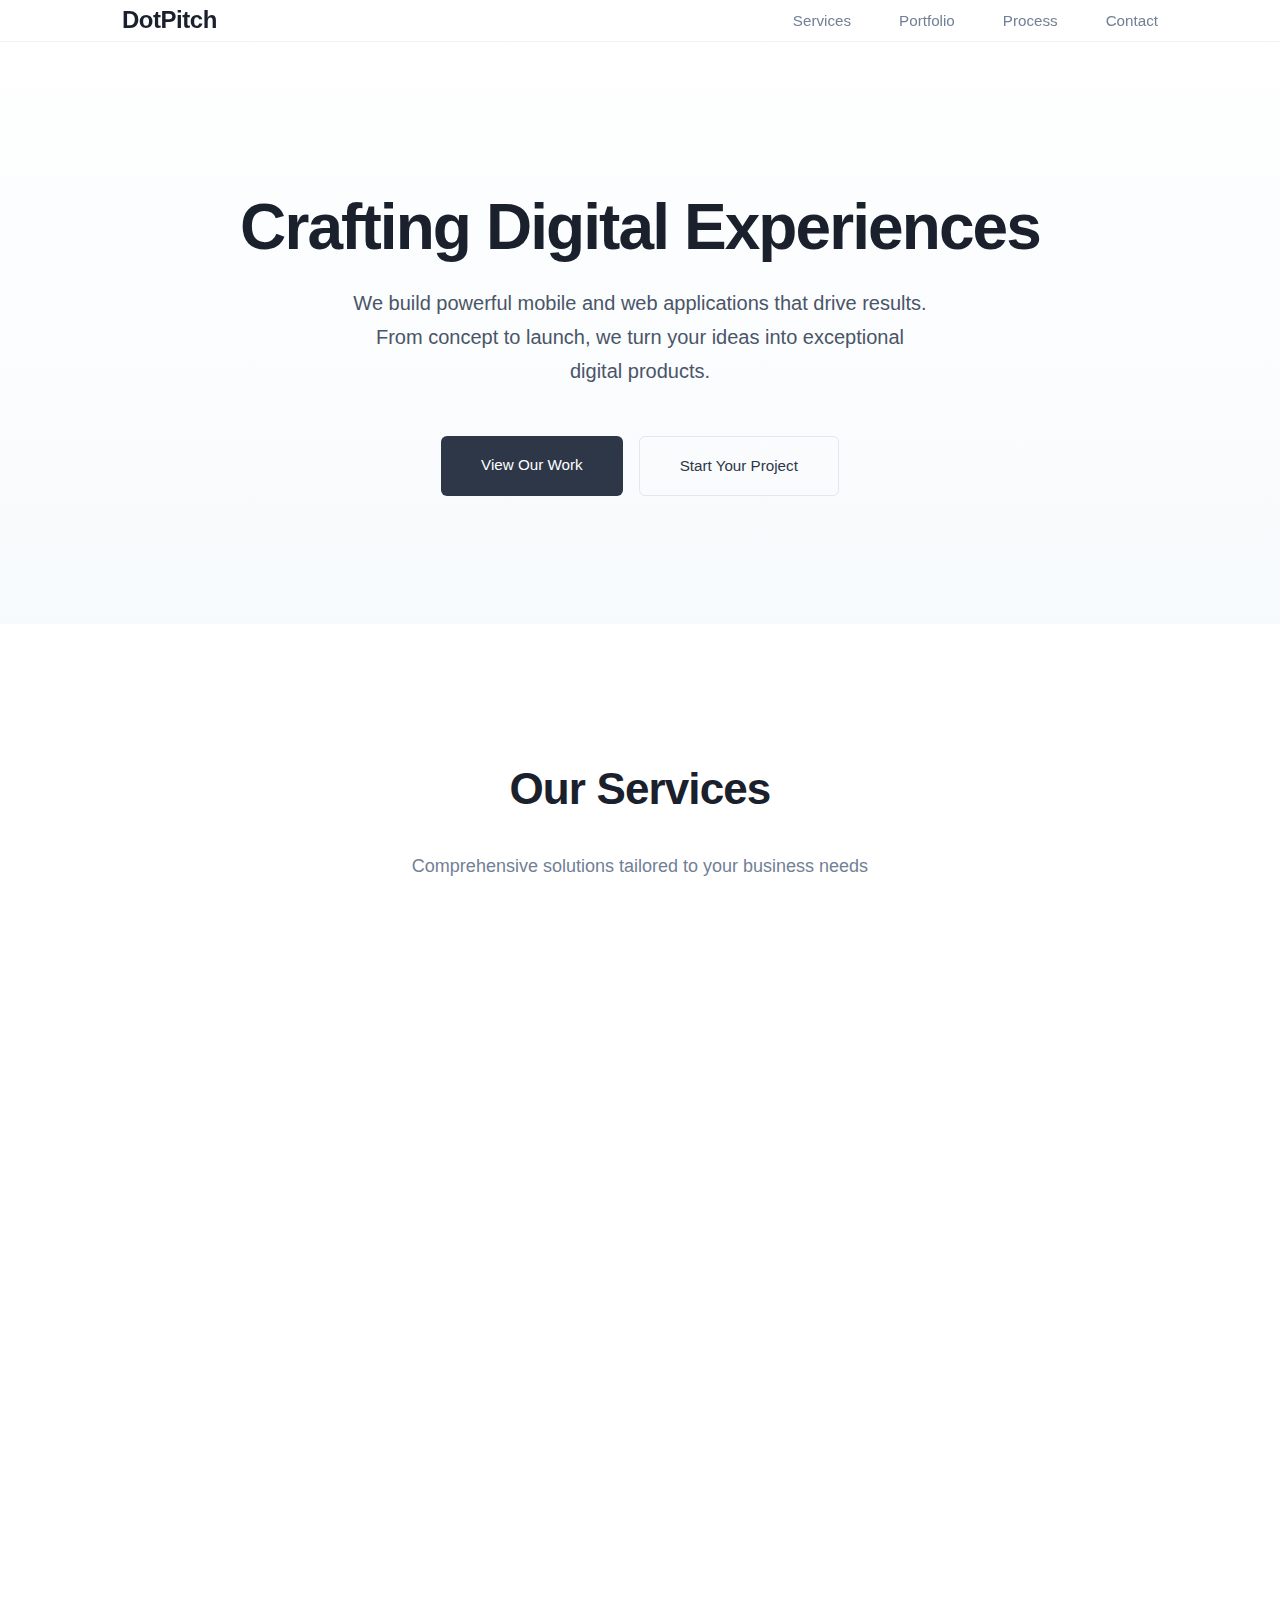
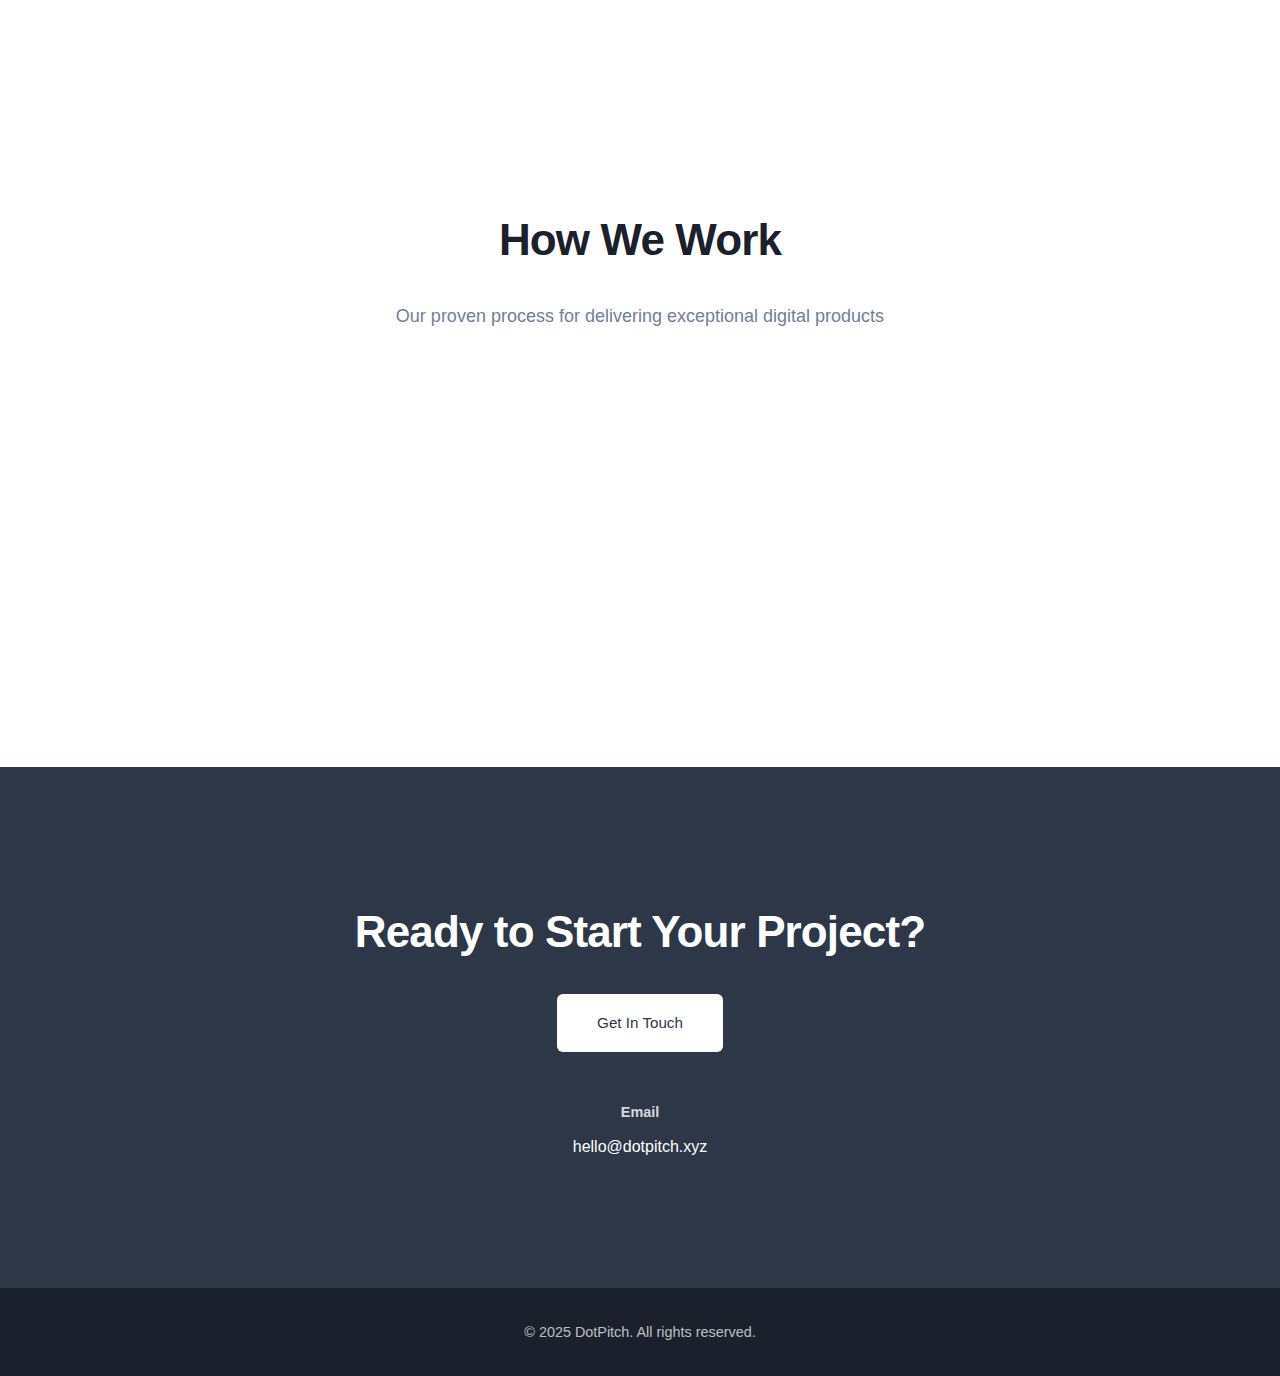
<file: index.html>
<!doctype html>
<html lang="en">
    <head>
        <meta charset="UTF-8" />
        <meta name="viewport" content="width=device-width, initial-scale=1.0" />
        <title>DotPitch - Mobile & Web App Development</title>
        <meta
            name="description"
            content="Professional mobile and web app development services. We craft exceptional digital experiences from concept to launch."
        />
        <meta
            name="keywords"
            content="app development, mobile apps, web development, MVP, UI/UX design"
        />

        <!-- Stylesheets -->
        <link rel="stylesheet" href="styles.css" />

        <!-- Favicon -->
        <link rel="icon" type="image/x-icon" href="favicon.ico" />

        <!-- Open Graph / Social Media -->
        <meta property="og:type" content="website" />
        <meta
            property="og:title"
            content="DotPitch - Mobile & Web App Development"
        />
        <meta
            property="og:description"
            content="We build powerful mobile and web applications that drive results. From concept to launch, we turn your ideas into exceptional digital products."
        />
        <meta property="og:url" content="https://dotpitch.xyz" />

        <!-- Preload fonts for better performance -->
        <link rel="preconnect" href="https://fonts.googleapis.com" />
        <link rel="preconnect" href="https://fonts.gstatic.com" crossorigin />
    </head>
    <body>
        <header>
            <nav class="container">
                <div class="logo">DotPitch</div>
                <ul class="nav-links">
                    <li><a href="#services">Services</a></li>
                    <li><a href="portfolio/index.html">Portfolio</a></li>
                    <li><a href="#process">Process</a></li>
                    <li><a href="#contact">Contact</a></li>
                </ul>
                <button class="mobile-menu-btn">☰</button>
            </nav>
        </header>

        <section class="hero">
            <div class="container">
                <h1>Crafting Digital Experiences</h1>
                <p>
                    We build powerful mobile and web applications that drive
                    results. From concept to launch, we turn your ideas into
                    exceptional digital products.
                </p>
                <div class="hero-buttons">
                    <a href="#portfolio" class="btn-primary">View Our Work</a>
                    <a href="#contact" class="btn-secondary"
                        >Start Your Project</a
                    >
                </div>
            </div>
        </section>

        <section id="services" class="services">
            <div class="container">
                <div class="section-title">
                    <h2>Our Services</h2>
                    <p>
                        Comprehensive solutions tailored to your business needs
                    </p>
                </div>
                <div class="services-grid">
                    <div class="service-item">
                        <div class="service-icon">
                            <svg
                                width="28"
                                height="28"
                                viewBox="0 0 24 24"
                                fill="none"
                                stroke="currentColor"
                                stroke-width="1.5"
                                stroke-linecap="round"
                                stroke-linejoin="round"
                            >
                                <rect
                                    width="14"
                                    height="20"
                                    x="5"
                                    y="2"
                                    rx="2"
                                    ry="2"
                                />
                                <path d="M12 18h.01" />
                            </svg>
                        </div>
                        <h3>Mobile Development</h3>
                        <p>
                            Native iOS and Android apps built with the latest
                            technologies. Creating intuitive, performant
                            experiences that users love.
                        </p>
                    </div>
                    <div class="service-item">
                        <div class="service-icon">
                            <svg
                                width="28"
                                height="28"
                                viewBox="0 0 24 24"
                                fill="none"
                                stroke="currentColor"
                                stroke-width="1.5"
                                stroke-linecap="round"
                                stroke-linejoin="round"
                            >
                                <rect
                                    width="20"
                                    height="14"
                                    x="2"
                                    y="3"
                                    rx="2"
                                />
                                <line x1="8" x2="16" y1="21" y2="21" />
                                <line x1="12" x2="12" y1="17" y2="21" />
                            </svg>
                        </div>
                        <h3>Web Applications</h3>
                        <p>
                            Modern, responsive web applications using
                            cutting-edge frameworks. Fast, scalable solutions
                            that work seamlessly across devices.
                        </p>
                    </div>
                    <div class="service-item">
                        <div class="service-icon">
                            <svg
                                width="28"
                                height="28"
                                viewBox="0 0 24 24"
                                fill="none"
                                stroke="currentColor"
                                stroke-width="1.5"
                                stroke-linecap="round"
                                stroke-linejoin="round"
                            >
                                <circle cx="18" cy="5" r="3" />
                                <circle cx="6" cy="12" r="3" />
                                <circle cx="18" cy="19" r="3" />
                                <line
                                    x1="8.59"
                                    x2="15.42"
                                    y1="13.51"
                                    y2="17.49"
                                />
                                <line
                                    x1="15.41"
                                    x2="8.59"
                                    y1="6.51"
                                    y2="10.49"
                                />
                            </svg>
                        </div>
                        <h3>UI/UX Design</h3>
                        <p>
                            User-centered design that converts. We create
                            beautiful, functional interfaces that provide
                            exceptional user experiences.
                        </p>
                    </div>
                    <div class="service-item">
                        <div class="service-icon">
                            <svg
                                width="28"
                                height="28"
                                viewBox="0 0 24 24"
                                fill="none"
                                stroke="currentColor"
                                stroke-width="1.5"
                                stroke-linecap="round"
                                stroke-linejoin="round"
                            >
                                <polygon
                                    points="13,2 3,14 12,14 11,22 21,10 12,10 13,2"
                                />
                            </svg>
                        </div>
                        <h3>MVP Development</h3>
                        <p>
                            Rapid prototyping and MVP development to validate
                            your ideas quickly. Get to market faster with our
                            agile approach.
                        </p>
                    </div>
                    <div class="service-item">
                        <div class="service-icon">
                            <svg
                                width="28"
                                height="28"
                                viewBox="0 0 24 24"
                                fill="none"
                                stroke="currentColor"
                                stroke-width="1.5"
                                stroke-linecap="round"
                                stroke-linejoin="round"
                            >
                                <path
                                    d="M14.7 6.3a1 1 0 0 0 0 1.4l1.6 1.6a1 1 0 0 0 1.4 0l3.77-3.77a6 6 0 0 1-7.94 7.94l-6.91 6.91a2.12 2.12 0 0 1-3-3l6.91-6.91a6 6 0 0 1 7.94-7.94l-3.76 3.76z"
                                />
                            </svg>
                        </div>
                        <h3>App Maintenance</h3>
                        <p>
                            Ongoing support and maintenance to keep your
                            applications running smoothly. Updates, bug fixes,
                            and feature enhancements.
                        </p>
                    </div>
                    <div class="service-item">
                        <div class="service-icon">
                            <svg
                                width="28"
                                height="28"
                                viewBox="0 0 24 24"
                                fill="none"
                                stroke="currentColor"
                                stroke-width="1.5"
                                stroke-linecap="round"
                                stroke-linejoin="round"
                            >
                                <path d="M3 3v5h5" />
                                <path d="M3 21v-5h5" />
                                <path d="M21 3v5h-5" />
                                <path d="M21 21v-5h-5" />
                                <path d="M7 8l10 8" />
                                <path d="M7 16l10-8" />
                            </svg>
                        </div>
                        <h3>Strategic Consulting</h3>
                        <p>
                            Technology consulting to help you make informed
                            decisions about your digital product roadmap and
                            architecture.
                        </p>
                    </div>
                </div>
            </div>
        </section>

        <!-- <section id="portfolio" class="featured-app">
            <div class="container">
                <div class="section-title">
                    <h2>Featured Project</h2>
                    <p>
                        Currently in development - A comprehensive finance
                        tracking solution
                    </p>
                </div>
                <div class="app-showcase">
                    <div class="app-info">
                        <h3>Personal Finance Tracker</h3>
                        <p>
                            A comprehensive financial management app designed to
                            help users take control of their money. Built for
                            both mobile and web platforms with real-time
                            synchronization and intelligent insights.
                        </p>

                        <ul class="app-features">
                            <li>Real-time expense tracking</li>
                            <li>Budget planning and monitoring</li>
                            <li>Cross-platform synchronization</li>
                            <li>Intelligent spending insights</li>
                            <li>Secure data encryption</li>
                            <li>Custom category management</li>
                            <li>Financial goal tracking</li>
                            <li>Export and reporting tools</li>
                        </ul>

                        <div class="tech-stack">
                            <p>
                                <strong>Technologies:</strong> React Native,
                                Node.js, PostgreSQL, Firebase
                            </p>
                            <p>
                                <strong>Status:</strong> In Development - Beta
                                launching Q3 2025
                            </p>
                        </div>
                    </div>
                    <div class="app-mockup">
                        <div class="phone-mockup">
                            <div class="phone-screen">
                                <div class="app-header">
                                    <h4>FinanceTracker</h4>
                                    <span>June 2025</span>
                                </div>

                                <div class="balance-card">
                                    <p class="balance-label">Total Balance</p>
                                    <div class="balance-amount">$4,567.89</div>
                                    <p class="balance-change">
                                        +2.3% from last month
                                    </p>
                                </div>

                                <h4 class="transactions-header">
                                    Recent Transactions
                                </h4>

                                <div class="transaction-item">
                                    <div class="transaction-info">
                                        <h4>Grocery Store</h4>
                                        <p>Today, 2:30 PM</p>
                                    </div>
                                    <div class="transaction-amount negative">
                                        -$87.45
                                    </div>
                                </div>

                                <div class="transaction-item">
                                    <div class="transaction-info">
                                        <h4>Salary Deposit</h4>
                                        <p>Yesterday</p>
                                    </div>
                                    <div class="transaction-amount positive">
                                        +$3,200.00
                                    </div>
                                </div>

                                <div class="transaction-item">
                                    <div class="transaction-info">
                                        <h4>Coffee Shop</h4>
                                        <p>June 1</p>
                                    </div>
                                    <div class="transaction-amount negative">
                                        -$12.50
                                    </div>
                                </div>

                                <div class="transaction-item">
                                    <div class="transaction-info">
                                        <h4>Investment Return</h4>
                                        <p>May 30</p>
                                    </div>
                                    <div class="transaction-amount positive">
                                        +$145.67
                                    </div>
                                </div>
                            </div>
                        </div>
                    </div>
                </div>
            </div>
        </section> -->

        <section id="process" class="process">
            <div class="container">
                <div class="section-title">
                    <h2>How We Work</h2>
                    <p>
                        Our proven process for delivering exceptional digital
                        products
                    </p>
                </div>
                <div class="process-steps">
                    <div class="process-step">
                        <div class="step-number">1</div>
                        <h4>Discovery & Strategy</h4>
                        <p>
                            We start by understanding your goals, target
                            audience, and technical requirements to create a
                            comprehensive project roadmap.
                        </p>
                    </div>
                    <div class="process-step">
                        <div class="step-number">2</div>
                        <h4>Design & Prototype</h4>
                        <p>
                            Our design team creates intuitive user experiences
                            and interactive prototypes that bring your vision to
                            life.
                        </p>
                    </div>
                    <div class="process-step">
                        <div class="step-number">3</div>
                        <h4>Develop & Launch</h4>
                        <p>
                            We build your application using industry best
                            practices, conduct thorough testing, and support you
                            through launch.
                        </p>
                    </div>
                </div>
            </div>
        </section>

        <section id="contact" class="contact">
            <div class="container">
                <h2>Ready to Start Your Project?</h2>
                <a href="mailto:hello@dotpitch.xyz" class="contact-cta"
                    >Get In Touch</a
                >

                <div class="contact-info">
                    <div class="contact-item">
                        <h4>Email</h4>
                        <a href="mailto:hello@dotpitch.xyz"
                            >hello@dotpitch.xyz</a
                        >
                    </div>
                </div>
            </div>
        </section>

        <footer>
            <div class="container">
                <p>&copy; 2025 DotPitch. All rights reserved.</p>
            </div>
        </footer>

        <!-- JavaScript -->
        <script src="scripts.js"></script>
    </body>
</html>
</file>
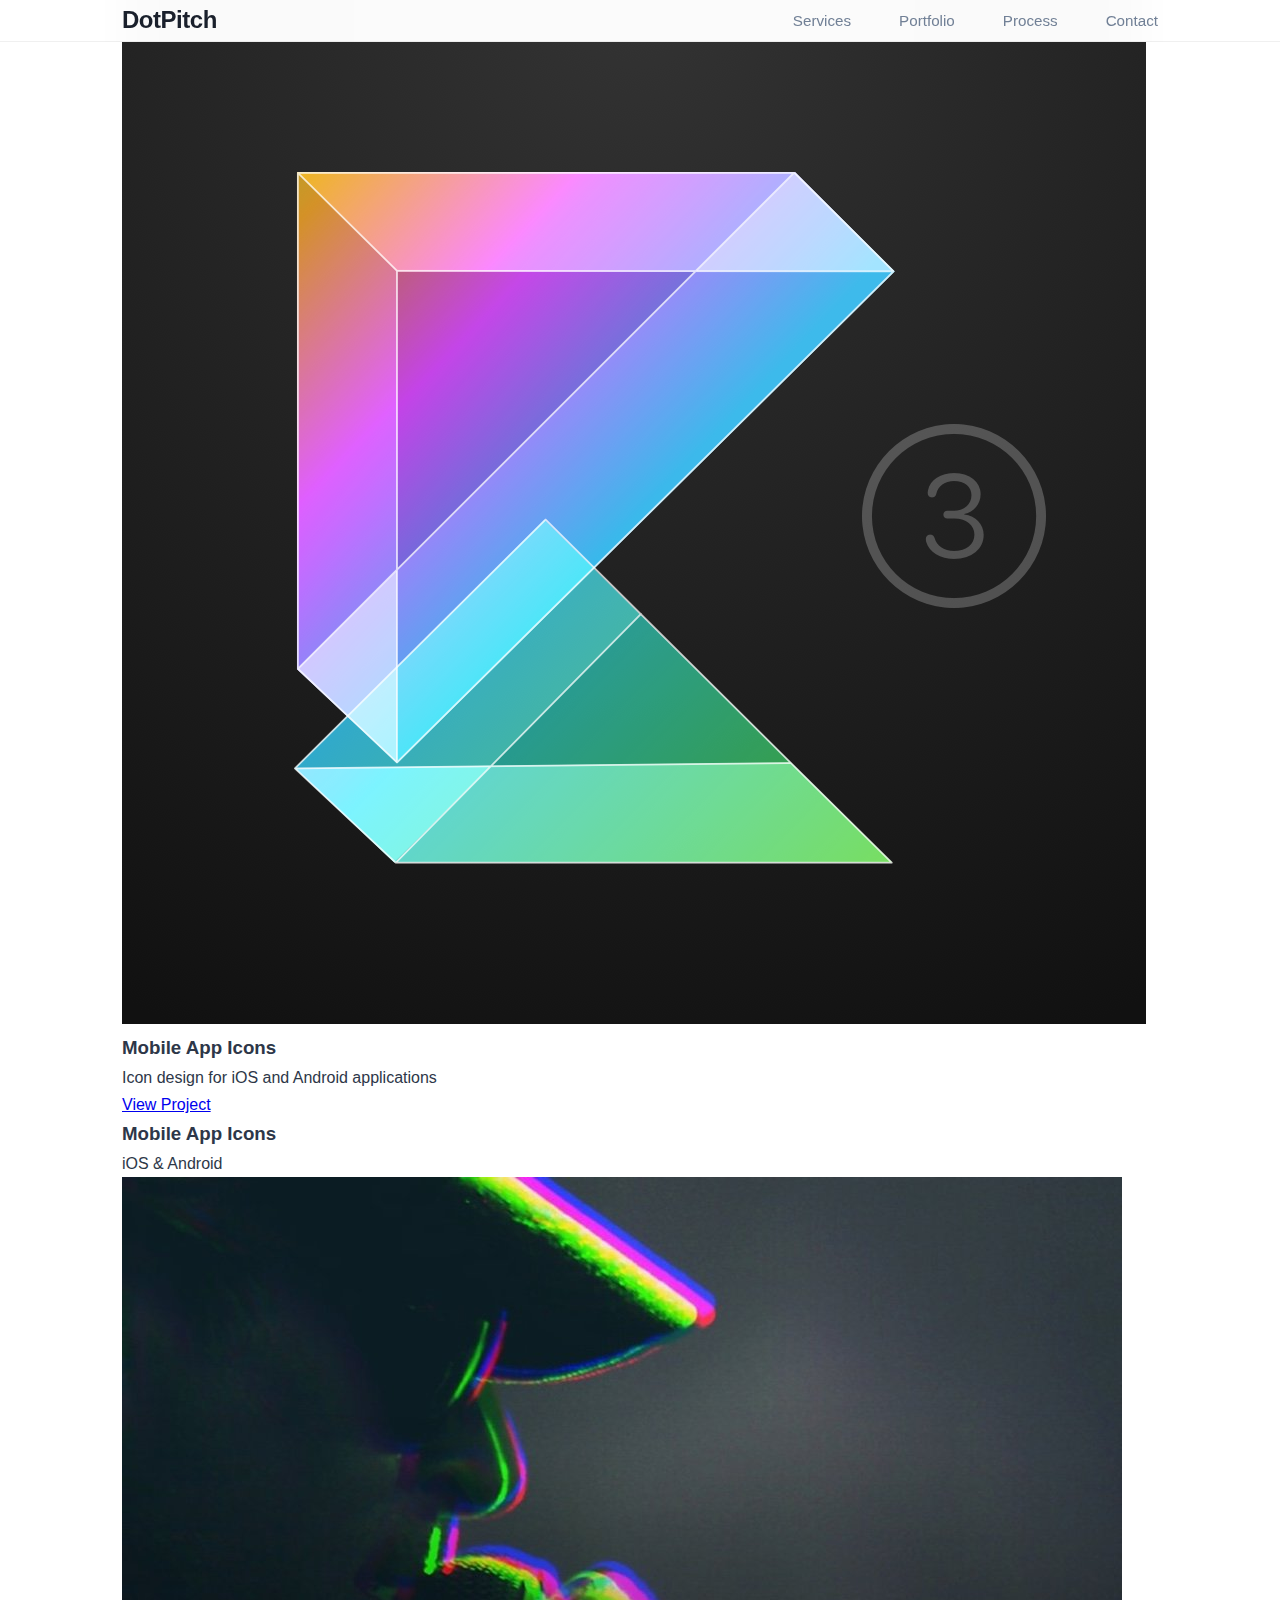
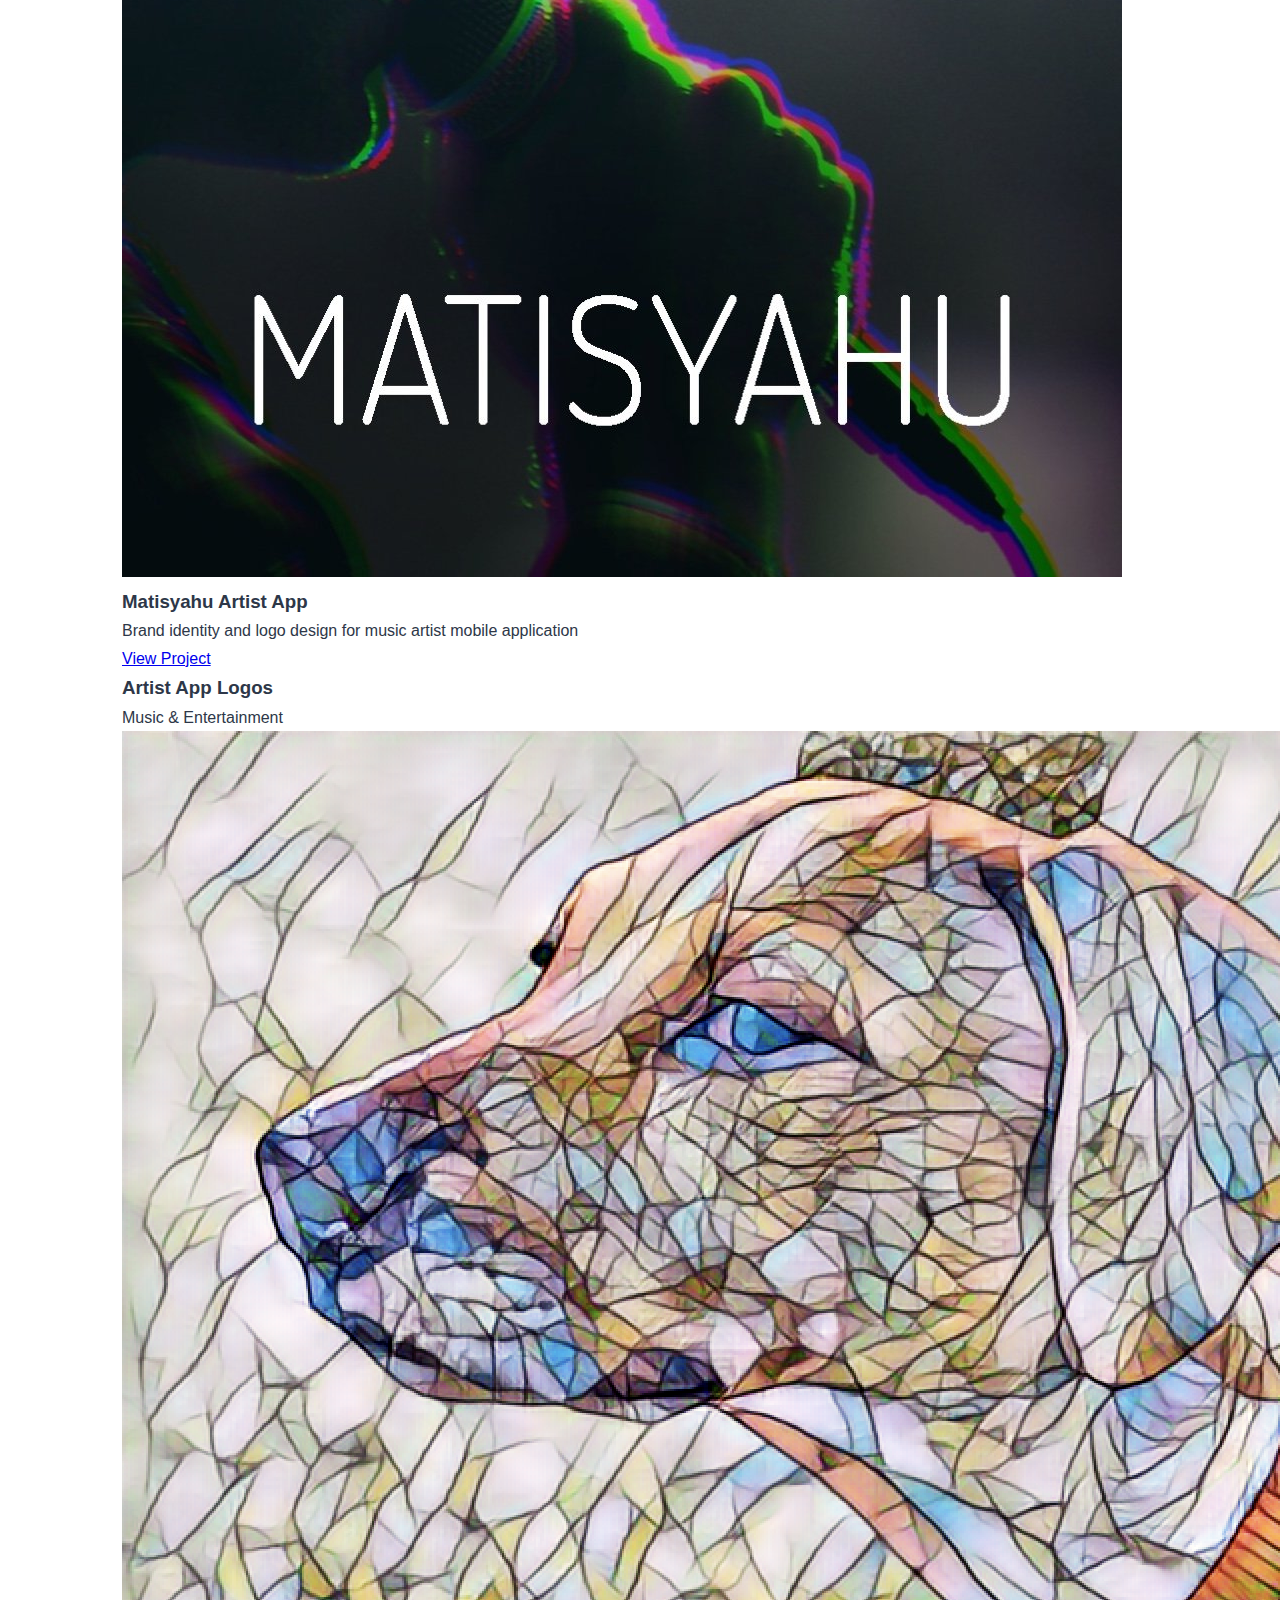
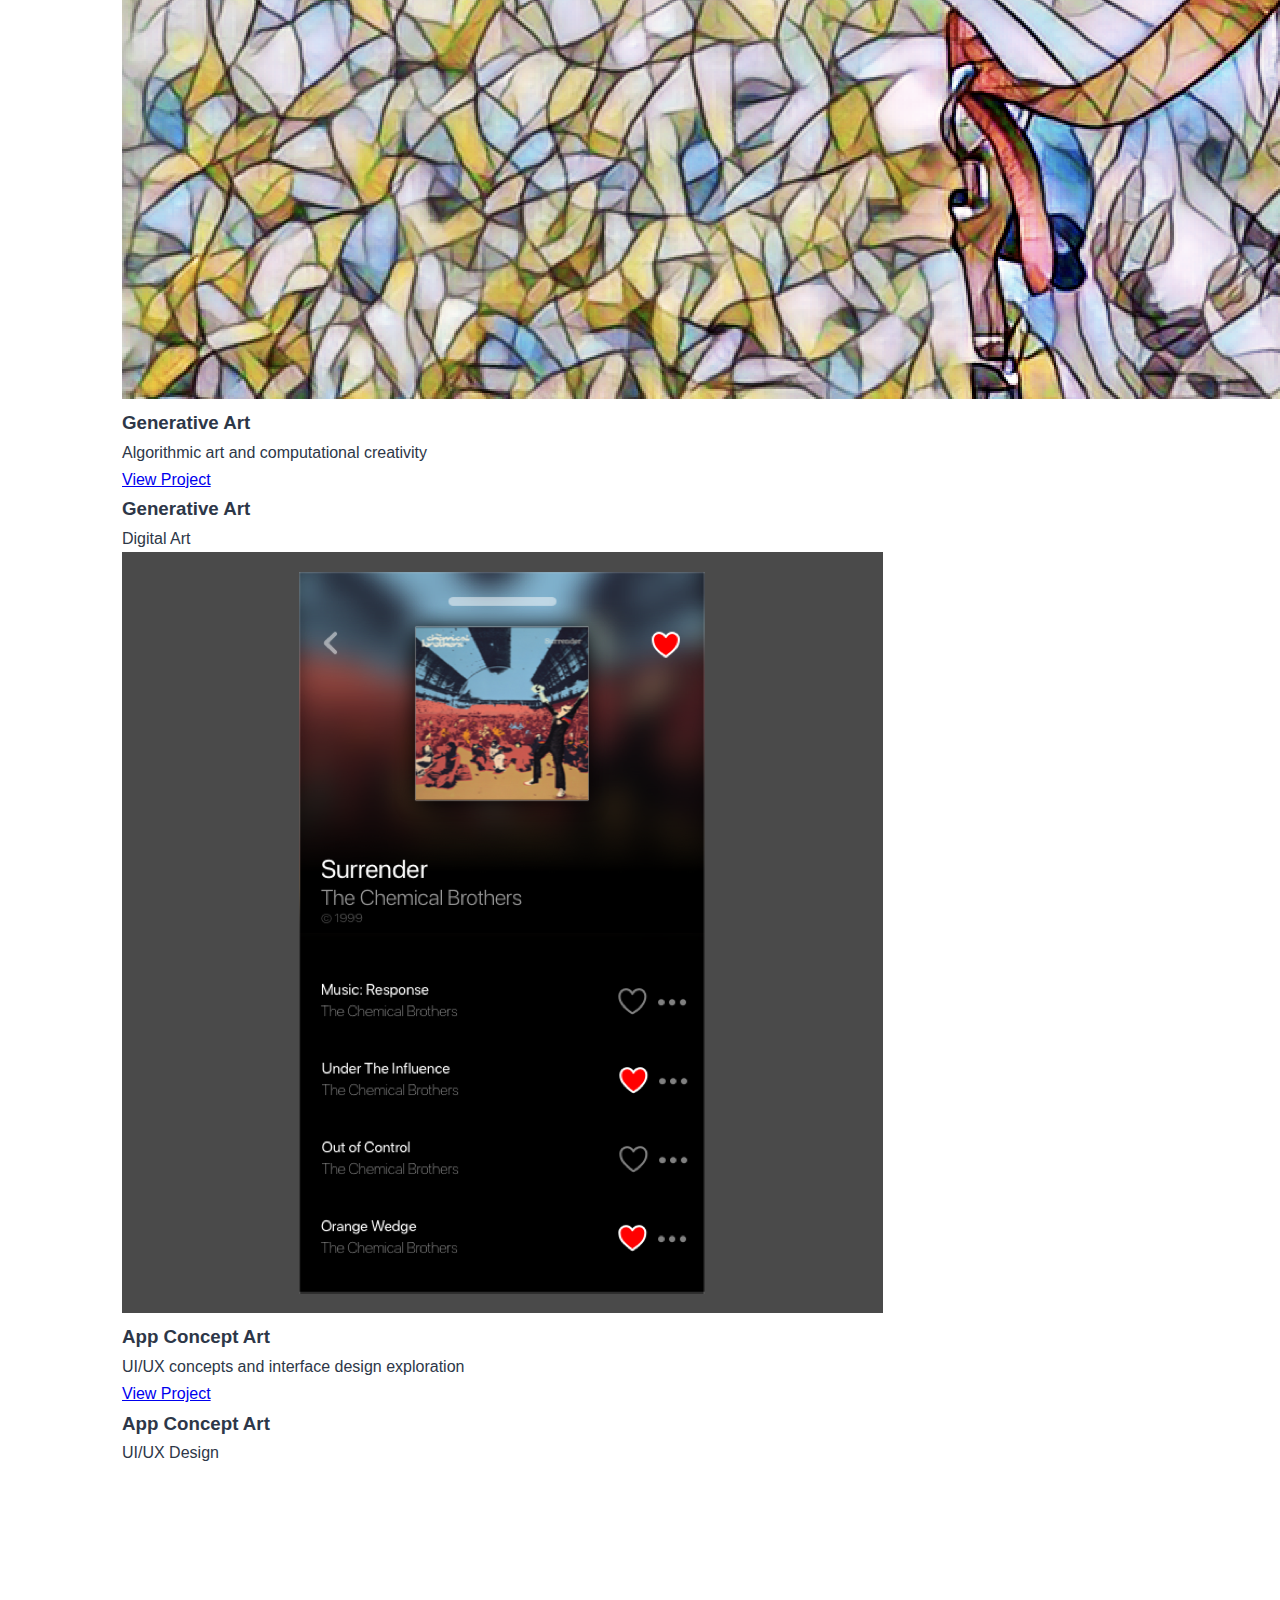
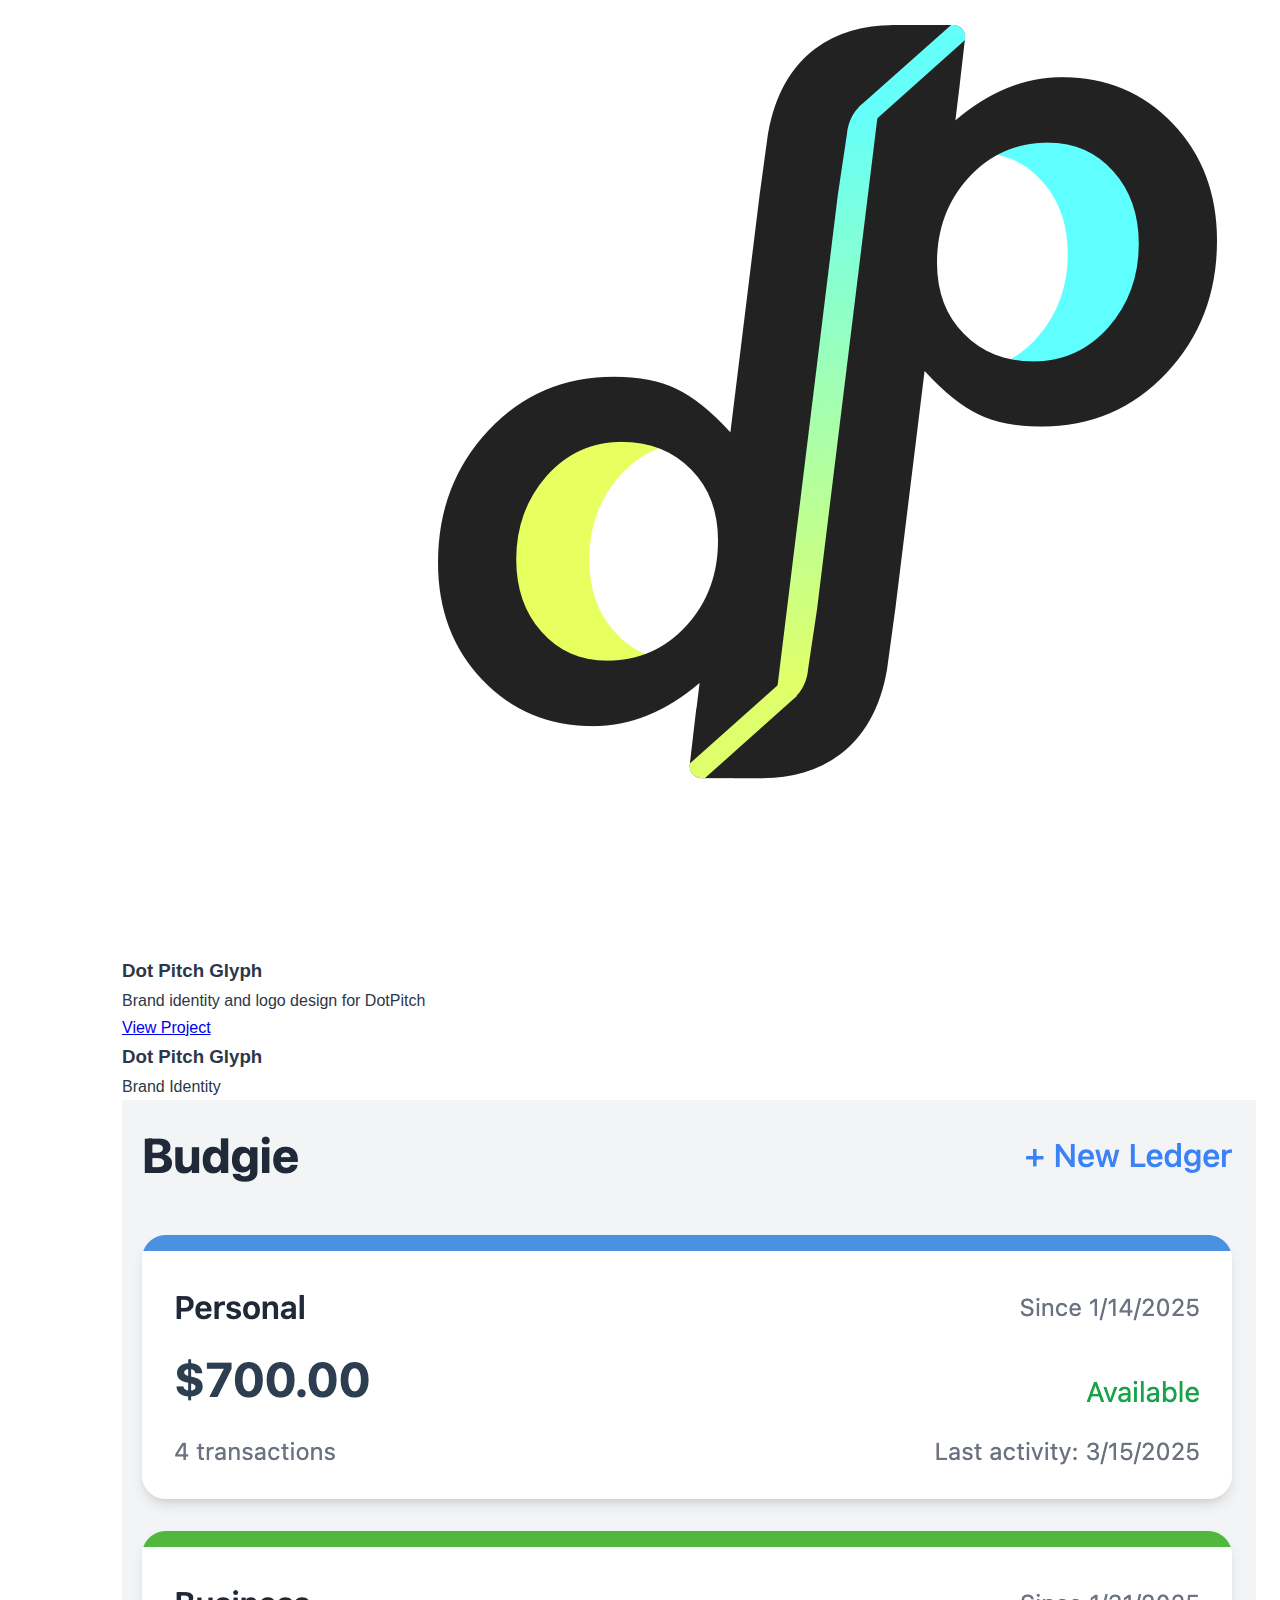
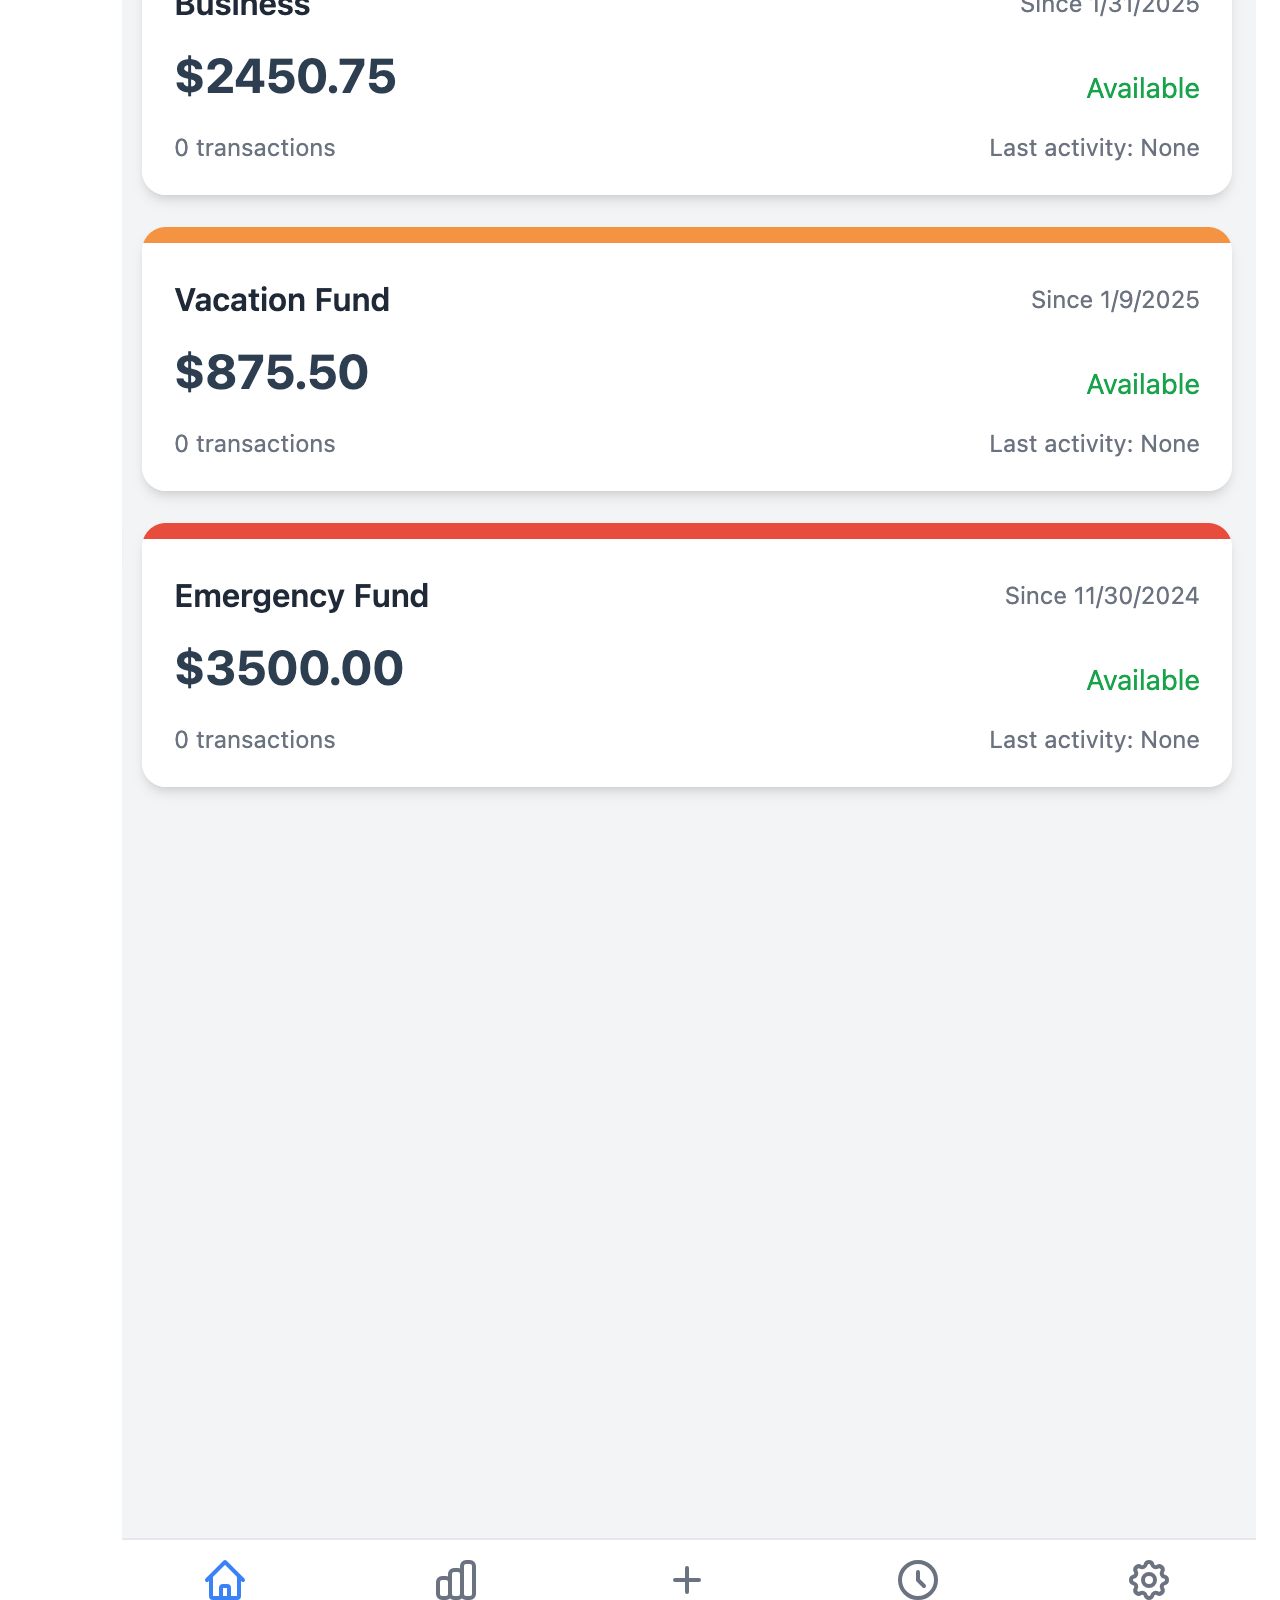
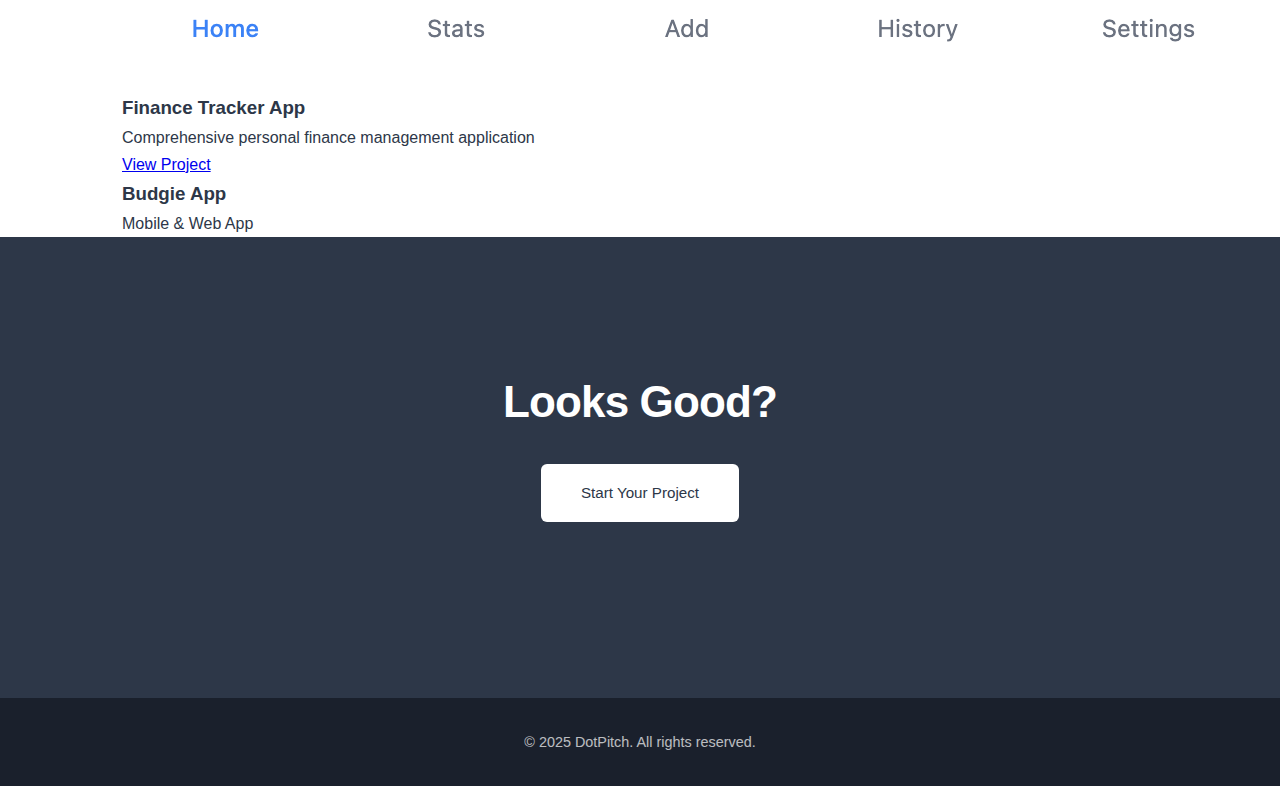
<file: portfolio/index.html>
<!doctype html>
<html lang="en">
    <head>
        <meta charset="UTF-8" />
        <meta name="viewport" content="width=device-width, initial-scale=1.0" />
        <title>Portfolio - DotPitch</title>
        <meta
            name="description"
            content="Explore our portfolio of mobile apps, logos, concept art, and digital design work. Quality craftsmanship across multiple creative disciplines."
        />

        <!-- Stylesheets -->
        <link rel="stylesheet" href="../styles.css" />
        <link rel="stylesheet" href="portfolio-styles.css" />

        <!-- Favicon -->
        <link rel="icon" type="image/x-icon" href="../favicon.ico" />
    </head>
    <body>
        <header>
            <nav class="container">
                <div class="logo">DotPitch</div>
                <ul class="nav-links">
                    <li><a href="../index.html#services">Services</a></li>
                    <li><a href="index.html">Portfolio</a></li>
                    <li><a href="../index.html#process">Process</a></li>
                    <li><a href="../index.html#contact">Contact</a></li>
                </ul>
                <button class="mobile-menu-btn">☰</button>
            </nav>
        </header>
        <section class="portfolio-grid-section">
            <div class="container">
                <div class="portfolio-grid">
                    <!-- Mobile App Icons -->
                    <div class="portfolio-item" data-category="mobile">
                        <div class="portfolio-image">
                            <img
                                src="images/mobile-app-icons.png"
                                alt="Mobile App Icons"
                                loading="lazy"
                            />
                            <div class="portfolio-overlay">
                                <div class="portfolio-overlay-content">
                                    <h3>Mobile App Icons</h3>
                                    <p>
                                        Icon design for iOS and Android
                                        applications
                                    </p>
                                    <a
                                        href="projects/mobile-icons-project.html"
                                        class="view-project"
                                        >View Project</a
                                    >
                                </div>
                            </div>
                        </div>
                        <div class="portfolio-info">
                            <h3>Mobile App Icons</h3>
                            <p>iOS & Android</p>
                        </div>
                    </div>

                    <!-- Artist App Logos -->
                    <div class="portfolio-item" data-category="logos">
                        <div class="portfolio-image">
                            <img
                                src="images/matisyahu-logo.jpg"
                                alt="Matisyahu Artist App"
                                loading="lazy"
                            />
                            <div class="portfolio-overlay">
                                <div class="portfolio-overlay-content">
                                    <h3>Matisyahu Artist App</h3>
                                    <p>
                                        Brand identity and logo design for music
                                        artist mobile application
                                    </p>
                                    <a href="#" class="view-project"
                                        >View Project</a
                                    >
                                </div>
                            </div>
                        </div>
                        <div class="portfolio-info">
                            <h3>Artist App Logos</h3>
                            <p>Music & Entertainment</p>
                        </div>
                    </div>
                    <!-- Generative Art -->
                    <div class="portfolio-item" data-category="generative">
                        <div class="portfolio-image">
                            <img
                                src="images/generative-art.png"
                                alt="Generative Art"
                                loading="lazy"
                            />
                            <div class="portfolio-overlay">
                                <div class="portfolio-overlay-content">
                                    <h3>Generative Art</h3>
                                    <p>
                                        Algorithmic art and computational
                                        creativity
                                    </p>
                                    <a href="#" class="view-project"
                                        >View Project</a
                                    >
                                </div>
                            </div>
                        </div>
                        <div class="portfolio-info">
                            <h3>Generative Art</h3>
                            <p>Digital Art</p>
                        </div>
                    </div>

                    <!-- App Concept Art -->
                    <div class="portfolio-item" data-category="concept">
                        <div class="portfolio-image">
                            <img
                                src="images/app-concept-ui.png"
                                alt="App Concept Art"
                                loading="lazy"
                            />
                            <div class="portfolio-overlay">
                                <div class="portfolio-overlay-content">
                                    <h3>App Concept Art</h3>
                                    <p>
                                        UI/UX concepts and interface design
                                        exploration
                                    </p>
                                    <a href="#" class="view-project"
                                        >View Project</a
                                    >
                                </div>
                            </div>
                        </div>
                        <div class="portfolio-info">
                            <h3>App Concept Art</h3>
                            <p>UI/UX Design</p>
                        </div>
                    </div>

                    <!-- Dot Pitch Glyph -->
                    <div class="portfolio-item" data-category="logos">
                        <div class="portfolio-image">
                            <img
                                src="images/dotpitch-glyph.png"
                                alt="Dot Pitch Glyph"
                                loading="lazy"
                            />
                            <div class="portfolio-overlay">
                                <div class="portfolio-overlay-content">
                                    <h3>Dot Pitch Glyph</h3>
                                    <p>
                                        Brand identity and logo design for
                                        DotPitch
                                    </p>
                                    <a href="#" class="view-project"
                                        >View Project</a
                                    >
                                </div>
                            </div>
                        </div>
                        <div class="portfolio-info">
                            <h3>Dot Pitch Glyph</h3>
                            <p>Brand Identity</p>
                        </div>
                    </div>

                    <!-- Budgie App -->
                    <div class="portfolio-item" data-category="mobile">
                        <div class="portfolio-image">
                            <img
                                src="images/finance-tracker-mockup.png"
                                alt="Finance Tracker App"
                                loading="lazy"
                            />
                            <div class="portfolio-overlay">
                                <div class="portfolio-overlay-content">
                                    <h3>Finance Tracker App</h3>
                                    <p>
                                        Comprehensive personal finance
                                        management application
                                    </p>
                                    <a href="#" class="view-project"
                                        >View Project</a
                                    >
                                </div>
                            </div>
                        </div>
                        <div class="portfolio-info">
                            <h3>Budgie App</h3>
                            <p>Mobile & Web App</p>
                        </div>
                    </div>
                </div>
            </div>
        </section>

        <section id="contact" class="contact">
            <div class="container">
                <h2>Looks Good?</h2>
                <a href="../index.html#contact" class="contact-cta"
                    >Start Your Project</a
                >
            </div>
        </section>

        <footer>
            <div class="container">
                <p>&copy; 2025 DotPitch. All rights reserved.</p>
            </div>
        </footer>

        <!-- JavaScript -->
        <script src="../scripts.js"></script>
        <script src="portfolio-scripts.js"></script>
    </body>
</html>
</file>
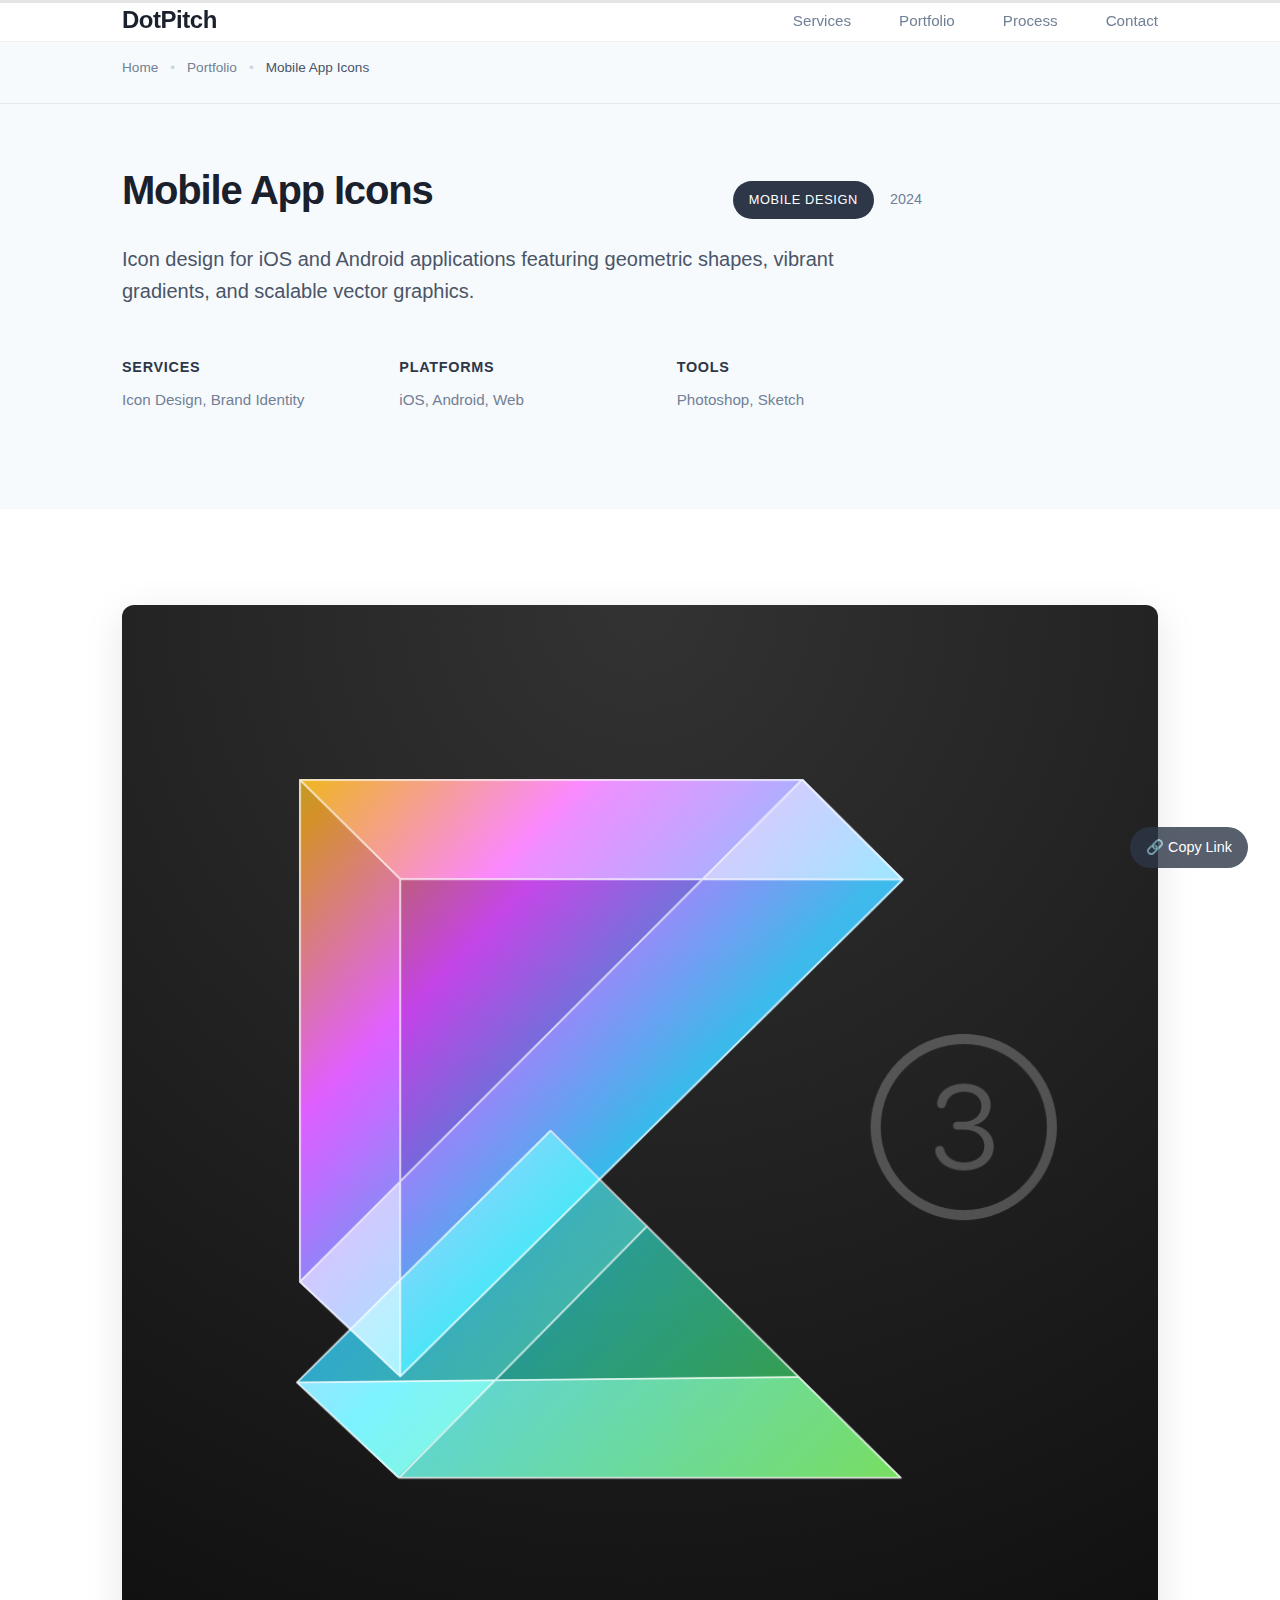
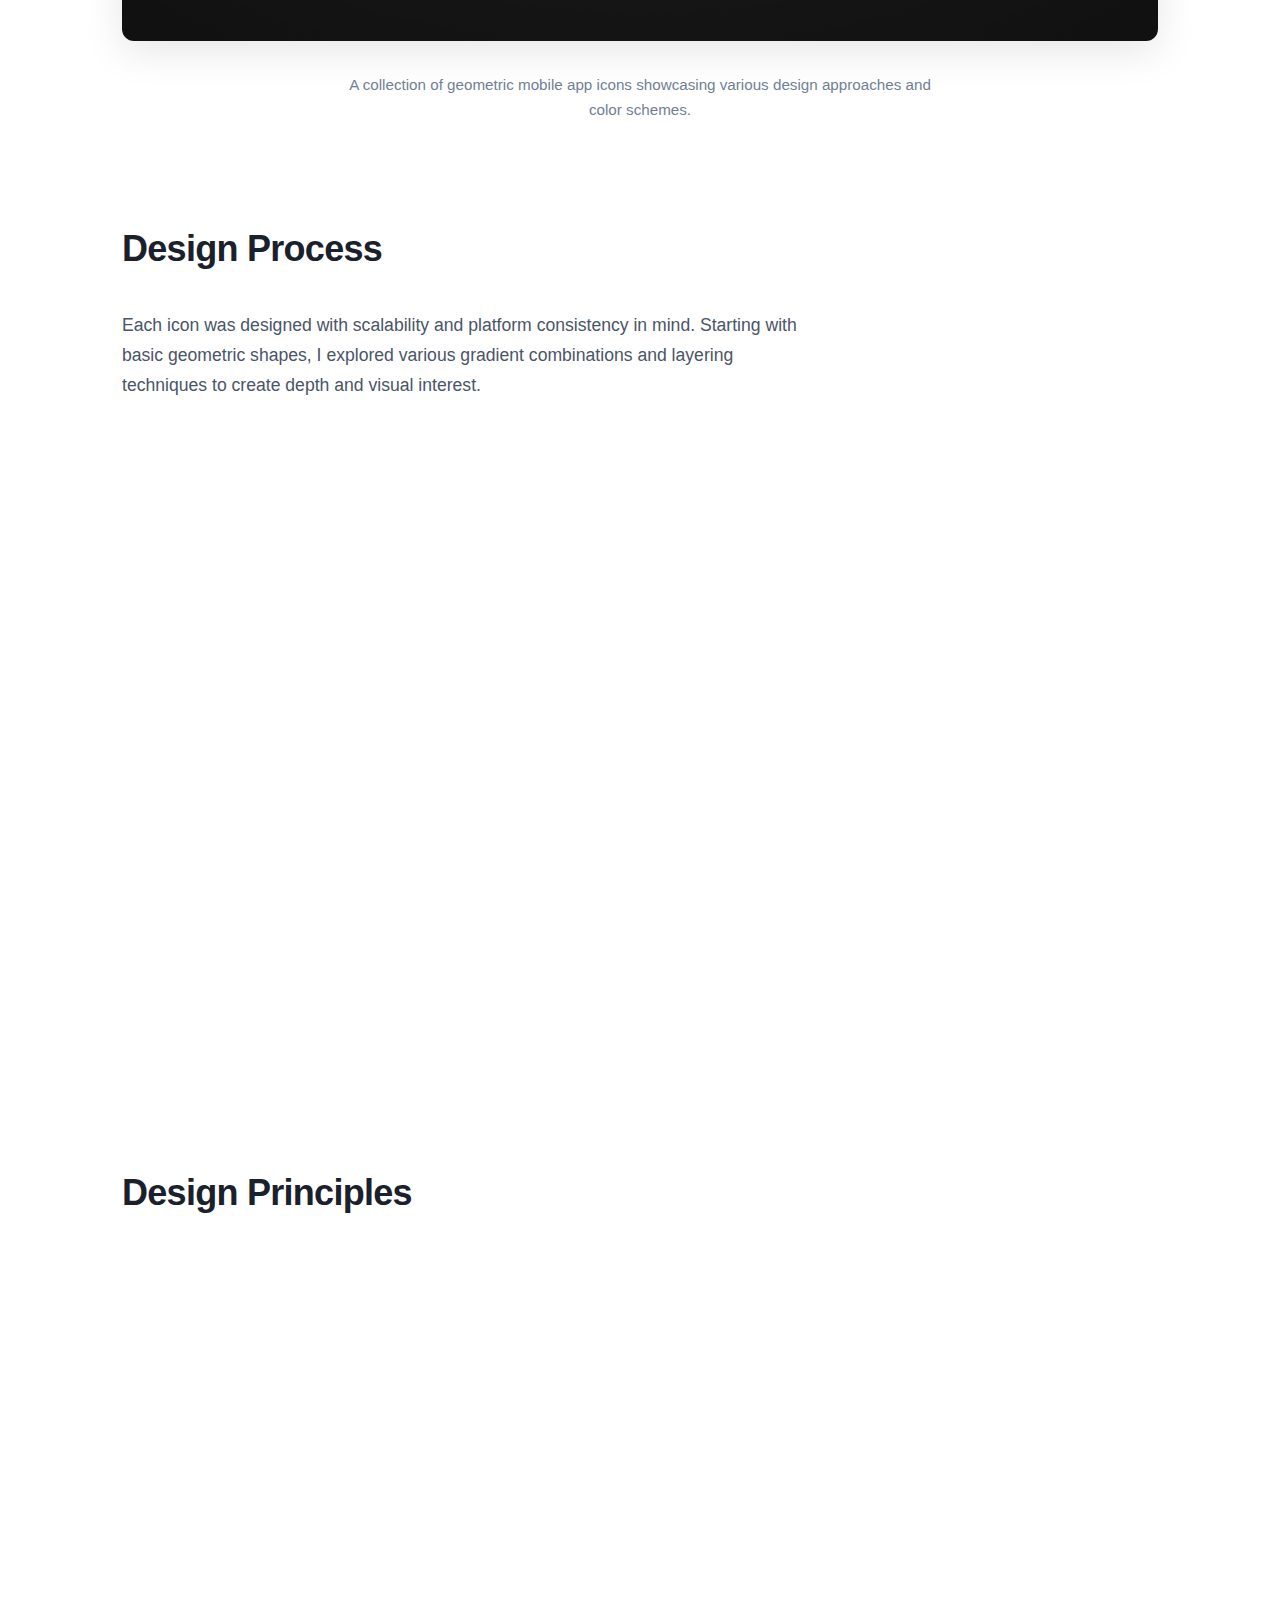
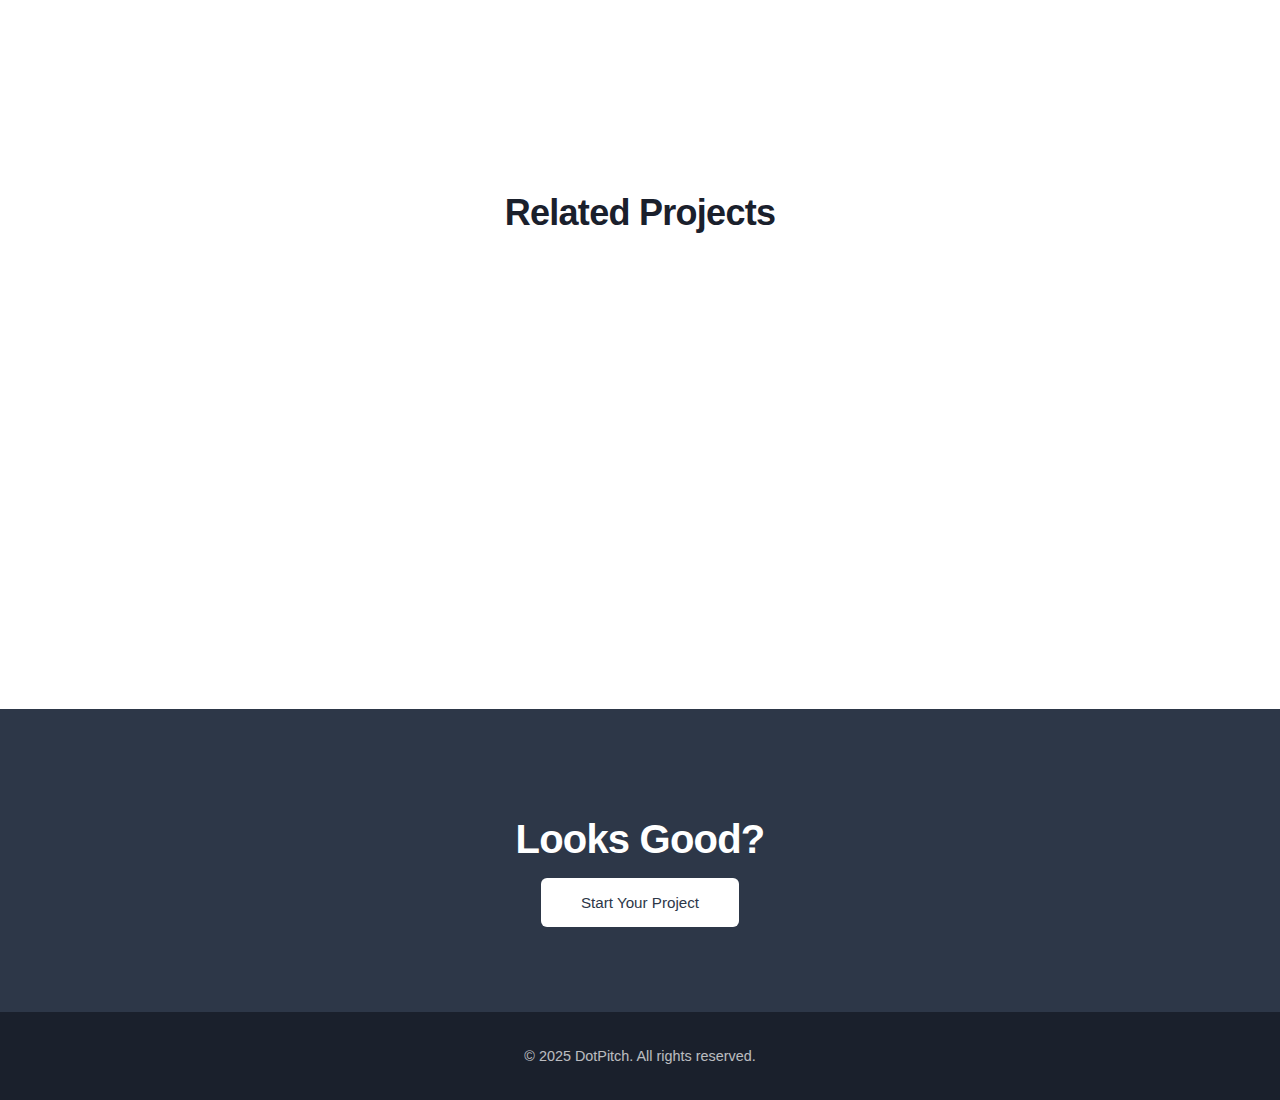
<file: portfolio/projects/mobile-icons-project.html>
<!doctype html>
<html lang="en">
    <head>
        <meta charset="UTF-8" />
        <meta name="viewport" content="width=device-width, initial-scale=1.0" />
        <title>Mobile App Icons - DotPitch</title>
        <meta
            name="description"
            content="Icon design for iOS and Android applications. Geometric, colorful designs optimized for multiple platforms and scales."
        />

        <!-- Stylesheets -->
        <link rel="stylesheet" href="../../styles.css" />
        <link rel="stylesheet" href="project-styles.css" />

        <!-- Favicon -->
        <link rel="icon" type="image/x-icon" href="../../favicon.ico" />
    </head>
    <body>
        <header>
            <nav class="container">
                <div class="logo">DotPitch</div>
                <ul class="nav-links">
                    <li><a href="../../index.html#services">Services</a></li>
                    <li><a href="../index.html">Portfolio</a></li>
                    <li><a href="../../index.html#process">Process</a></li>
                    <li><a href="../../index.html#contact">Contact</a></li>
                </ul>
                <button class="mobile-menu-btn">☰</button>
            </nav>
        </header>

        <!-- Breadcrumb -->
        <section class="breadcrumb">
            <div class="container">
                <nav class="breadcrumb-nav">
                    <a href="../../index.html">Home</a>
                    <span class="separator">•</span>
                    <a href="../index.html">Portfolio</a>
                    <span class="separator">•</span>
                    <span class="current">Mobile App Icons</span>
                </nav>
            </div>
        </section>

        <!-- Project Hero -->
        <section class="project-hero">
            <div class="container">
                <div class="project-hero-content">
                    <div class="project-header">
                        <h1 class="project-title">Mobile App Icons</h1>
                        <div class="project-meta">
                            <span class="project-category">Mobile Design</span>
                            <span class="project-year">2024</span>
                        </div>
                    </div>
                    <p class="project-subtitle">
                        Icon design for iOS and Android applications featuring
                        geometric shapes, vibrant gradients, and scalable vector
                        graphics.
                    </p>

                    <div class="project-details">
                        <div class="detail-item">
                            <h4>Services</h4>
                            <p>Icon Design, Brand Identity</p>
                        </div>
                        <div class="detail-item">
                            <h4>Platforms</h4>
                            <p>iOS, Android, Web</p>
                        </div>
                        <div class="detail-item">
                            <h4>Tools</h4>
                            <p>Photoshop, Sketch</p>
                        </div>
                    </div>
                </div>
            </div>
        </section>

        <!-- Project Gallery -->
        <section class="project-gallery">
            <div class="container">
                <!-- Main Hero Image -->
                <div class="gallery-item featured">
                    <img
                        src="../images/mobile-app-icons.png"
                        alt="Mobile App Icons Collection"
                        loading="lazy"
                    />
                    <div class="image-caption">
                        <p>
                            A collection of geometric mobile app icons
                            showcasing various design approaches and color
                            schemes.
                        </p>
                    </div>
                </div>

                <!-- Process Section -->
                <div class="project-section">
                    <h2>Design Process</h2>
                    <p>
                        Each icon was designed with scalability and platform
                        consistency in mind. Starting with basic geometric
                        shapes, I explored various gradient combinations and
                        layering techniques to create depth and visual interest.
                    </p>
                </div>

                <!-- Icon Variations using your actual assets -->
                <div class="gallery-grid">
                    <div class="gallery-item">
                        <img
                            src="../../assets/js-icon-mykel-512.png"
                            alt="Jordin Sparks Icon Design"
                            loading="lazy"
                        />
                        <div class="image-caption">
                            <h4>Jordin Sparks Icon</h4>
                            <p>
                                Custom icon design with geometric glyphs and
                                glitter or sequined elements, creating a unique
                                visual identity related to live music
                                performance.
                            </p>
                        </div>
                    </div>

                    <div class="gallery-item">
                        <img
                            src="../../assets/js-shape-comp-mykel-glass.jpg"
                            alt="Glass Shape Composition"
                            loading="lazy"
                        />
                        <div class="image-caption">
                            <h4>Glass Effect Composition</h4>
                            <p>
                                Using the same design elements as the previous
                                composition, exploring glass morphism effects
                                for a unique visual identity.
                            </p>
                        </div>
                    </div>

                    <div class="gallery-item">
                        <img
                            src="../../assets/Icon.png"
                            alt="KNXN App Icon Concept"
                            loading="lazy"
                        />
                        <div class="image-caption">
                            <h4>KNXN App Icon Concept</h4>
                            <p>
                                This icon concept is for a video composition app
                                and uses a prism like shape to create a sense of
                                depth and dimension. The icon also represents
                                putting digital content together in a visually
                                appealing way.
                            </p>
                        </div>
                    </div>
                </div>

                <!-- Design Principles -->
                <div class="project-section">
                    <h2>Design Principles</h2>
                    <div class="principles-grid">
                        <div class="principle-item">
                            <div class="principle-icon">
                                <svg
                                    width="32"
                                    height="32"
                                    viewBox="0 0 24 24"
                                    fill="none"
                                    stroke="currentColor"
                                    stroke-width="2"
                                >
                                    <circle cx="12" cy="12" r="10" />
                                    <polygon
                                        points="16.24,7.76 14.12,14.12 7.76,16.24 9.88,9.88 16.24,7.76"
                                    />
                                </svg>
                            </div>
                            <h4>Scalability</h4>
                            <p>
                                Designed to work at multiple sizes from 16px to
                                1024px while maintaining clarity and visual
                                impact.
                            </p>
                        </div>

                        <div class="principle-item">
                            <div class="principle-icon">
                                <svg
                                    width="32"
                                    height="32"
                                    viewBox="0 0 24 24"
                                    fill="none"
                                    stroke="currentColor"
                                    stroke-width="2"
                                >
                                    <path d="M12 2L2 7l10 5 10-5-10-5z" />
                                    <path d="M2 17l10 5 10-5" />
                                    <path d="M2 12l10 5 10-5" />
                                </svg>
                            </div>
                            <h4>Platform Consistency</h4>
                            <p>
                                Adheres to iOS and Android design guidelines
                                while maintaining unique brand identity.
                            </p>
                        </div>

                        <div class="principle-item">
                            <div class="principle-icon">
                                <svg
                                    width="32"
                                    height="32"
                                    viewBox="0 0 24 24"
                                    fill="none"
                                    stroke="currentColor"
                                    stroke-width="2"
                                >
                                    <circle cx="12" cy="12" r="3" />
                                    <path d="M12 1v6m0 6v6" />
                                    <path d="M22 12h-6m-6 0H4" />
                                </svg>
                            </div>
                            <h4>Visual Hierarchy</h4>
                            <p>
                                Strategic use of color, contrast, and geometric
                                relationships to guide user attention.
                            </p>
                        </div>
                    </div>
                </div>
            </div>
        </section>

        <!-- Related Projects -->
        <section class="related-projects">
            <div class="container">
                <h2>Related Projects</h2>
                <div class="related-grid">
                    <a href="artist-app-logos.html" class="related-item">
                        <div class="related-image">
                            <img
                                src="../images/matisyahu-logo.jpg"
                                alt="Artist App Logos"
                                loading="lazy"
                            />
                        </div>
                        <div class="related-info">
                            <h4>Artist App Logos</h4>
                            <p>Music & Entertainment</p>
                        </div>
                    </a>

                    <a href="dotpitch-glyph.html" class="related-item">
                        <div class="related-image">
                            <img
                                src="../images/dotpitch-glyph.png"
                                alt="DotPitch Brand Identity"
                                loading="lazy"
                            />
                        </div>
                        <div class="related-info">
                            <h4>DotPitch Brand Identity</h4>
                            <p>Logo & Branding</p>
                        </div>
                    </a>

                    <a href="app-concept-art.html" class="related-item">
                        <div class="related-image">
                            <img
                                src="../images/app-concept-ui.png"
                                alt="App Concept Art"
                                loading="lazy"
                            />
                        </div>
                        <div class="related-info">
                            <h4>App Concept Art</h4>
                            <p>UI/UX Design</p>
                        </div>
                    </a>
                </div>
            </div>
        </section>

        <!-- CTA Section -->
        <section class="project-cta">
            <div class="container">
                <h2>Looks Good?</h2>
                <a href="../../index.html#contact" class="btn-primary"
                    >Start Your Project</a
                >
            </div>
        </section>

        <footer>
            <div class="container">
                <p>&copy; 2025 DotPitch. All rights reserved.</p>
            </div>
        </footer>

        <!-- JavaScript -->
        <script src="../../scripts.js"></script>
        <script src="project-scripts.js"></script>
    </body>
</html>
</file>
<file: styles.css>
/* DotPitch Website Styles */

* {
    margin: 0;
    padding: 0;
    box-sizing: border-box;
}

body {
    font-family: 'Inter', -apple-system, BlinkMacSystemFont, sans-serif;
    line-height: 1.7;
    color: #2d3748;
    background: #ffffff;
    font-weight: 400;
}

.container {
    max-width: 1100px;
    margin: 0 auto;
    padding: 0 2rem;
}

/* Header */
header {
    background: rgba(255, 255, 255, 0.98);
    backdrop-filter: blur(20px);
    position: fixed;
    width: 100%;
    top: 0;
    z-index: 1000;
    border-bottom: 1px solid rgba(0, 0, 0, 0.06);
}

nav {
    display: flex;
    justify-content: space-between;
    align-items: center;
    padding: 1.5rem 0;
}

.logo {
    font-size: 1.5rem;
    font-weight: 700;
    color: #1a202c;
    letter-spacing: -0.02em;
}

.nav-links {
    display: flex;
    list-style: none;
    gap: 3rem;
}

.nav-links a {
    text-decoration: none;
    color: #718096;
    font-weight: 500;
    font-size: 0.95rem;
    transition: color 0.3s ease;
}

.nav-links a:hover {
    color: #2d3748;
}

.cta-button {
    background: #2d3748;
    color: white;
    padding: 0.75rem 1.75rem;
    border: none;
    border-radius: 6px;
    font-weight: 500;
    text-decoration: none;
    font-size: 0.9rem;
    transition: all 0.3s ease;
}

.cta-button:hover {
    background: #1a202c;
    transform: translateY(-1px);
}

/* Mobile Navigation */
.mobile-menu-btn {
    display: none;
    background: none;
    border: none;
    color: #2d3748;
    font-size: 1.5rem;
    cursor: pointer;
    padding: 0.5rem;
}

@media (max-width: 768px) {
    .nav-links {
        display: none;
        position: absolute;
        top: 100%;
        left: 0;
        right: 0;
        background: rgba(255, 255, 255, 0.98);
        backdrop-filter: blur(20px);
        border-bottom: 1px solid rgba(0, 0, 0, 0.06);
        padding: 1rem 0;
        flex-direction: column;
        gap: 1rem;
        text-align: center;
        box-shadow: 0 4px 20px rgba(0, 0, 0, 0.08);
    }
    
    .nav-links.active {
        display: flex;
    }
    
    .mobile-menu-btn {
        display: block;
    }
    
    .mobile-menu-btn.active {
        color: #667eea;
    }
}

/* Hero Section */
.hero {
    padding: 12rem 0 8rem;
    text-align: center;
    background: linear-gradient(180deg, #ffffff 0%, #f7fafc 100%);
}

.hero h1 {
    font-size: 4rem;
    font-weight: 700;
    margin-bottom: 1.5rem;
    line-height: 1.1;
    color: #1a202c;
    letter-spacing: -0.03em;
}

.hero p {
    font-size: 1.25rem;
    margin-bottom: 3rem;
    color: #4a5568;
    max-width: 580px;
    margin-left: auto;
    margin-right: auto;
    font-weight: 400;
}

.hero-buttons {
    display: flex;
    gap: 1rem;
    justify-content: center;
    flex-wrap: wrap;
}

.btn-primary {
    background: #2d3748;
    color: white;
    padding: 1rem 2.5rem;
    border: none;
    border-radius: 6px;
    font-weight: 500;
    text-decoration: none;
    font-size: 0.95rem;
    transition: all 0.3s ease;
}

.btn-secondary {
    background: transparent;
    color: #2d3748;
    padding: 1rem 2.5rem;
    border: 1px solid #e2e8f0;
    border-radius: 6px;
    font-weight: 500;
    text-decoration: none;
    font-size: 0.95rem;
    transition: all 0.3s ease;
}

.btn-primary:hover {
    background: #1a202c;
    transform: translateY(-2px);
}

.btn-secondary:hover {
    border-color: #cbd5e0;
    background: #f7fafc;
}

/* Services Section */
.services {
    padding: 8rem 0;
    background: white;
}

.section-title {
    text-align: center;
    margin-bottom: 6rem;
}

.section-title h2 {
    font-size: 2.75rem;
    font-weight: 700;
    margin-bottom: 1.5rem;
    color: #1a202c;
    letter-spacing: -0.02em;
}

.section-title p {
    font-size: 1.125rem;
    color: #718096;
    max-width: 500px;
    margin: 0 auto;
}

.services-grid {
    display: grid;
    grid-template-columns: repeat(3, 1fr);
    gap: 4rem 3rem;
    margin-top: 4rem;
}

.service-item {
    text-align: center;
    padding: 0;
}

.service-icon {
    width: 80px;
    height: 80px;
    background: linear-gradient(135deg, #f7fafc 0%, #edf2f7 100%);
    border-radius: 20px;
    display: flex;
    align-items: center;
    justify-content: center;
    margin: 0 auto 2rem;
    color: #4a5568;
    border: 1px solid #e2e8f0;
}

.service-item h3 {
    font-size: 1.25rem;
    font-weight: 600;
    margin-bottom: 1rem;
    color: #2d3748;
}

.service-item p {
    color: #718096;
    line-height: 1.7;
    font-size: 0.95rem;
}

/* Featured App Section */
.featured-app {
    padding: 8rem 0;
    background: #f7fafc;
}

.app-showcase {
    display: grid;
    grid-template-columns: 1fr 1fr;
    gap: 6rem;
    align-items: center;
    margin-top: 4rem;
}

.app-info h3 {
    font-size: 2.25rem;
    font-weight: 700;
    margin-bottom: 1.5rem;
    color: #1a202c;
    letter-spacing: -0.02em;
}

.app-info > p {
    color: #4a5568;
    margin-bottom: 2rem;
    line-height: 1.7;
    font-size: 1.05rem;
}

.app-features {
    list-style: none;
    margin: 2.5rem 0;
    display: grid;
    grid-template-columns: repeat(2, 1fr);
    gap: 1rem;
}

.app-features li {
    display: flex;
    align-items: center;
    color: #4a5568;
    font-size: 0.95rem;
}

.app-features li::before {
    content: '';
    width: 6px;
    height: 6px;
    background: #68d391;
    border-radius: 50%;
    margin-right: 0.75rem;
    flex-shrink: 0;
}

.tech-stack {
    margin-top: 2rem;
    padding-top: 2rem;
    border-top: 1px solid #e2e8f0;
}

.tech-stack p {
    color: #718096;
    font-size: 0.9rem;
    margin-bottom: 0.5rem;
}

.tech-stack strong {
    color: #2d3748;
    font-weight: 600;
}

.app-mockup {
    display: flex;
    justify-content: center;
    align-items: center;
    position: relative;
}

.phone-mockup {
    width: 300px;
    height: 600px;
    background: linear-gradient(135deg, #2d3748 0%, #1a202c 100%);
    border-radius: 45px;
    padding: 25px;
    position: relative;
    transform: rotate(-5deg);
}

.phone-screen {
    width: 100%;
    height: 100%;
    background: white;
    border-radius: 30px;
    padding: 2.5rem 2rem;
    display: flex;
    flex-direction: column;
    overflow: hidden;
}

.app-header {
    display: flex;
    justify-content: space-between;
    align-items: center;
    margin-bottom: 2rem;
    padding-bottom: 1rem;
}

.app-header h4 {
    margin: 0;
    font-size: 1.1rem;
    font-weight: 600;
    color: #2d3748;
}

.app-header span {
    font-size: 0.85rem;
    color: #718096;
}

.balance-card {
    background: linear-gradient(135deg, #667eea 0%, #764ba2 100%);
    color: white;
    padding: 2rem 1.5rem;
    border-radius: 20px;
    margin-bottom: 2rem;
}

.balance-label {
    margin: 0;
    font-size: 0.85rem;
    opacity: 0.8;
    margin-bottom: 0.5rem;
}

.balance-amount {
    font-size: 2rem;
    font-weight: 700;
    margin-bottom: 0.5rem;
}

.balance-change {
    margin: 0;
    font-size: 0.8rem;
    opacity: 0.7;
}

.transactions-header {
    font-size: 1rem;
    margin-bottom: 1.5rem;
    font-weight: 600;
    color: #2d3748;
}

.transaction-item {
    display: flex;
    justify-content: space-between;
    align-items: center;
    padding: 1rem 0;
    border-bottom: 1px solid #f7fafc;
}

.transaction-info h4 {
    font-size: 0.9rem;
    font-weight: 600;
    margin-bottom: 0.25rem;
    color: #2d3748;
}

.transaction-info p {
    font-size: 0.75rem;
    color: #718096;
    margin: 0;
}

.transaction-amount {
    font-weight: 600;
    font-size: 0.9rem;
}

.positive {
    color: #38a169;
}

.negative {
    color: #e53e3e;
}

/* Process Section */
.process {
    padding: 8rem 0;
    background: white;
}

.process-steps {
    display: grid;
    grid-template-columns: repeat(3, 1fr);
    gap: 4rem;
    margin-top: 4rem;
}

.process-step {
    text-align: center;
}

.step-number {
    width: 60px;
    height: 60px;
    background: linear-gradient(135deg, #667eea 0%, #764ba2 100%);
    color: white;
    border-radius: 50%;
    display: flex;
    align-items: center;
    justify-content: center;
    margin: 0 auto 1.5rem;
    font-weight: 700;
    font-size: 1.25rem;
}

.process-step h4 {
    font-size: 1.25rem;
    font-weight: 600;
    margin-bottom: 1rem;
    color: #2d3748;
}

.process-step p {
    color: #718096;
    line-height: 1.7;
    font-size: 0.95rem;
}

/* Contact Section */
.contact {
    padding: 8rem 0;
    background: #2d3748;
    color: white;
    text-align: center;
}

.contact h2 {
    font-size: 2.75rem;
    font-weight: 700;
    margin-bottom: 1.5rem;
    letter-spacing: -0.02em;
}

.contact > p {
    font-size: 1.125rem;
    margin-bottom: 3rem;
    opacity: 0.9;
    max-width: 500px;
    margin-left: auto;
    margin-right: auto;
}

.contact-cta {
    background: white;
    color: #2d3748;
    padding: 1rem 2.5rem;
    border: none;
    border-radius: 6px;
    font-weight: 500;
    text-decoration: none;
    font-size: 0.95rem;
    display: inline-block;
    margin-bottom: 3rem;
    transition: all 0.3s ease;
}

.contact-cta:hover {
    transform: translateY(-2px);
    box-shadow: 0 10px 30px rgba(0, 0, 0, 0.2);
}

.contact-info {
    display: flex;
    justify-content: center;
    gap: 4rem;
    flex-wrap: wrap;
}

.contact-item {
    text-align: center;
}

.contact-item h4 {
    font-weight: 600;
    margin-bottom: 0.5rem;
    font-size: 0.9rem;
    opacity: 0.8;
}

.contact-item a {
    color: white;
    text-decoration: none;
    font-size: 1rem;
}

.contact-item p {
    margin: 0;
    opacity: 0.8;
    font-size: 1rem;
}

/* Footer */
footer {
    background: #1a202c;
    color: white;
    text-align: center;
    padding: 2rem 0;
}

footer p {
    font-size: 0.9rem;
    opacity: 0.7;
}

/* Responsive Design */
@media (max-width: 768px) {
    .container {
        padding: 0 1.5rem;
    }

    .hero {
        padding: 10rem 0 6rem;
    }

    .hero h1 {
        font-size: 2.5rem;
    }

    .hero-buttons {
        flex-direction: column;
        align-items: center;
    }

    .services-grid {
        grid-template-columns: 1fr;
        gap: 3rem;
    }

    .app-showcase {
        grid-template-columns: 1fr;
        gap: 3rem;
        text-align: center;
    }

    .app-features {
        grid-template-columns: 1fr;
    }

    .phone-mockup {
        width: 260px;
        height: 520px;
        transform: none;
    }

    .process-steps {
        grid-template-columns: 1fr;
        gap: 3rem;
    }

    .contact-info {
        flex-direction: column;
        gap: 2rem;
    }

    .section-title h2,
    .contact h2 {
        font-size: 2.25rem;
    }

    .app-info h3 {
        font-size: 1.75rem;
    }
}

/* Smooth animations */
@keyframes fadeInUp {
    from {
        opacity: 0;
        transform: translateY(30px);
    }
    to {
        opacity: 1;
        transform: translateY(0);
    }
}

.service-item,
.process-step {
    animation: fadeInUp 0.6s ease forwards;
}
</file>
<file: portfolio/portfolio-styles.css>
/* Project Page Specific Styles */

/* Breadcrumb */
.breadcrumb {
    padding: 6rem 0 2rem;
    background: #f7fafc;
    border-bottom: 1px solid #e2e8f0;
}

.breadcrumb-nav {
    display: flex;
    align-items: center;
    gap: 0.75rem;
    font-size: 0.9rem;
    margin-bottom: 1rem;
}

.breadcrumb-nav a {
    color: #718096;
    text-decoration: none;
    transition: color 0.3s ease;
}

.breadcrumb-nav a:hover {
    color: #2d3748;
}

.breadcrumb-nav .separator {
    color: #cbd5e0;
    font-weight: 300;
}

.breadcrumb-nav .current {
    color: #2d3748;
    font-weight: 500;
}

.page-title {
    margin-top: 0.5rem;
}

.page-category {
    color: #e53e3e;
    font-size: 1.1rem;
    font-weight: 500;
    letter-spacing: 0.02em;
}

/* Project Hero */
.project-hero {
    padding: 4rem 0 6rem;
    background: #f7fafc;
}

.project-hero-content {
    max-width: 800px;
}

.project-header {
    display: flex;
    justify-content: space-between;
    align-items: baseline;
    margin-bottom: 1.5rem;
    gap: 2rem;
    flex-wrap: nowrap;
}

.project-title {
    font-size: 2.5rem;
    font-weight: 700;
    line-height: 1.1;
    color: #1a202c;
    letter-spacing: -0.03em;
    margin: 0;
    flex: 1;
    min-width: 0;
    overflow: hidden;
    text-overflow: ellipsis;
    white-space: nowrap;
}

.project-meta {
    display: flex;
    align-items: baseline;
    gap: 1rem;
    flex-shrink: 0;
    white-space: nowrap;
}

.project-category {
    background: #2d3748;
    color: white;
    padding: 0.5rem 1rem;
    border-radius: 20px;
    font-size: 0.8rem;
    font-weight: 500;
    text-transform: uppercase;
    letter-spacing: 0.05em;
}

.project-year {
    color: #718096;
    font-size: 0.9rem;
    font-weight: 500;
}

.project-subtitle {
    font-size: 1.25rem;
    color: #4a5568;
    line-height: 1.6;
    margin-bottom: 3rem;
}

.project-details {
    display: grid;
    grid-template-columns: repeat(3, 1fr);
    gap: 2rem;
}

.detail-item h4 {
    font-size: 0.9rem;
    font-weight: 600;
    color: #2d3748;
    margin-bottom: 0.5rem;
    text-transform: uppercase;
    letter-spacing: 0.05em;
}

.detail-item p {
    color: #718096;
    font-size: 0.95rem;
    margin: 0;
}

/* Project Gallery */
.project-gallery {
    padding: 6rem 0;
    background: white;
}

.gallery-item {
    margin-bottom: 4rem;
}

.gallery-item.featured {
    margin-bottom: 6rem;
}

.gallery-item img {
    width: 100%;
    height: auto;
    border-radius: 12px;
    box-shadow: 0 10px 40px rgba(0, 0, 0, 0.1);
    transition: transform 0.3s ease, box-shadow 0.3s ease;
}

.gallery-item:hover img {
    transform: translateY(-4px);
    box-shadow: 0 20px 60px rgba(0, 0, 0, 0.15);
}

.image-caption {
    margin-top: 1.5rem;
    text-align: center;
}

.image-caption h4 {
    font-size: 1.1rem;
    font-weight: 600;
    color: #2d3748;
    margin-bottom: 0.5rem;
}

.image-caption p {
    color: #718096;
    font-size: 0.95rem;
    line-height: 1.6;
    max-width: 600px;
    margin: 0 auto;
}

/* Project Sections */
.project-section {
    margin: 6rem 0;
}

.project-section h2 {
    font-size: 2.25rem;
    font-weight: 700;
    color: #1a202c;
    margin-bottom: 2rem;
    letter-spacing: -0.02em;
}

.project-section p {
    font-size: 1.1rem;
    color: #4a5568;
    line-height: 1.7;
    max-width: 700px;
}

/* Gallery Grid */
.gallery-grid {
    display: grid;
    grid-template-columns: repeat(auto-fit, minmax(300px, 1fr));
    gap: 3rem;
    margin: 4rem 0;
}

/* Principles Grid */
.principles-grid {
    display: grid;
    grid-template-columns: repeat(auto-fit, minmax(250px, 1fr));
    gap: 3rem;
    margin-top: 3rem;
}

.principle-item {
    text-align: center;
}

.principle-icon {
    width: 80px;
    height: 80px;
    background: linear-gradient(135deg, #f7fafc 0%, #edf2f7 100%);
    border: 1px solid #e2e8f0;
    border-radius: 20px;
    display: flex;
    align-items: center;
    justify-content: center;
    margin: 0 auto 1.5rem;
    color: #4a5568;
}

.principle-item h4 {
    font-size: 1.1rem;
    font-weight: 600;
    color: #2d3748;
    margin-bottom: 1rem;
}

.principle-item p {
    color: #718096;
    font-size: 0.95rem;
    line-height: 1.6;
}

/* Technical Specs */
.specs-grid {
    display: grid;
    grid-template-columns: repeat(auto-fit, minmax(200px, 1fr));
    gap: 3rem;
    margin-top: 3rem;
}

.spec-category h4 {
    font-size: 1.1rem;
    font-weight: 600;
    color: #2d3748;
    margin-bottom: 1rem;
}

.spec-category ul {
    list-style: none;
    padding: 0;
}

.spec-category li {
    color: #718096;
    font-size: 0.95rem;
    padding: 0.5rem 0;
    border-bottom: 1px solid #f7fafc;
    display: flex;
    justify-content: space-between;
    align-items: center;
}

.spec-category li:last-child {
    border-bottom: none;
}

/* Project Navigation */
.project-navigation {
    padding: 4rem 0;
    background: #f7fafc;
    border-top: 1px solid #e2e8f0;
}

.nav-links-project {
    display: flex;
    justify-content: space-between;
    align-items: center;
}

.nav-center {
    text-align: center;
}

.nav-counter {
    color: #718096;
    font-size: 0.9rem;
    font-weight: 500;
}

.nav-link {
    display: flex;
    flex-direction: column;
    text-decoration: none;
    color: #2d3748;
    transition: all 0.3s ease;
    padding: 1rem;
    border-radius: 8px;
    min-width: 140px;
}

.nav-link:hover {
    background: white;
    transform: translateY(-2px);
    box-shadow: 0 4px 20px rgba(0, 0, 0, 0.08);
}

.nav-link.prev {
    align-items: flex-start;
}

.nav-link.next {
    align-items: flex-end;
    text-align: right;
}

.nav-direction {
    font-size: 0.9rem;
    color: #718096;
    margin-bottom: 0.5rem;
}

.nav-title {
    font-size: 1.1rem;
    font-weight: 600;
    color: #2d3748;
}

/* Related Projects */
.related-projects {
    padding: 6rem 0;
    background: white;
}

.related-projects h2 {
    font-size: 2.25rem;
    font-weight: 700;
    color: #1a202c;
    margin-bottom: 3rem;
    text-align: center;
    letter-spacing: -0.02em;
}

.related-grid {
    display: grid;
    grid-template-columns: repeat(auto-fit, minmax(300px, 1fr));
    gap: 2rem;
}

.related-item {
    text-decoration: none;
    color: inherit;
    transition: transform 0.3s ease;
}

.related-item:hover {
    transform: translateY(-4px);
}

.related-image {
    border-radius: 12px;
    overflow: hidden;
    margin-bottom: 1rem;
    aspect-ratio: 4/3;
    background: #f7fafc;
}

.related-image img {
    width: 100%;
    height: 100%;
    object-fit: cover;
    transition: transform 0.3s ease;
}

.related-item:hover .related-image img {
    transform: scale(1.05);
}

.related-info h4 {
    font-size: 1.1rem;
    font-weight: 600;
    color: #2d3748;
    margin-bottom: 0.5rem;
}

.related-info p {
    color: #718096;
    font-size: 0.9rem;
    margin: 0;
}

/* Project CTA */
.project-cta {
    padding: 6rem 0;
    background: #2d3748;
    color: white;
    text-align: center;
}

.project-cta h2 {
    font-size: 2.5rem;
    font-weight: 700;
    margin-bottom: 1rem;
    letter-spacing: -0.02em;
}

.project-cta p {
    font-size: 1.125rem;
    margin-bottom: 2rem;
    opacity: 0.9;
}

.project-cta .btn-primary {
    background: white;
    color: #2d3748;
}

.project-cta .btn-primary:hover {
    background: #f7fafc;
    transform: translateY(-2px);
}

/* Responsive Design */
@media (max-width: 768px) {
    .project-hero {
        padding: 3rem 0 4rem;
    }

    .project-header {
        flex-direction: column;
        align-items: flex-start;
        gap: 1rem;
    }

    .project-title {
        font-size: 2.5rem;
    }

    .project-meta {
        order: -1;
        white-space: normal;
    }

    .project-details {
        grid-template-columns: 1fr;
        gap: 1.5rem;
    }

    .project-gallery {
        padding: 4rem 0;
    }

    .gallery-grid {
        grid-template-columns: 1fr;
        gap: 2rem;
    }

    .principles-grid,
    .specs-grid {
        grid-template-columns: 1fr;
        gap: 2rem;
    }

    .nav-links-project {
        flex-direction: column;
        gap: 2rem;
        text-align: center;
    }

    .nav-link {
        width: 100%;
        align-items: center !important;
        min-width: auto;
    }

    .nav-center {
        order: -1;
        margin-bottom: 1rem;
    }

    .related-grid {
        grid-template-columns: 1fr;
    }

    .project-section h2 {
        font-size: 1.75rem;
    }

    .project-cta h2 {
        font-size: 2rem;
    }
}
}

@media (max-width: 480px) {
    .breadcrumb-nav {
        font-size: 0.8rem;
        gap: 0.5rem;
    }

    .project-hero h1 {
        font-size: 2rem;
    }

    .project-subtitle {
        font-size: 1.1rem;
    }

    .project-meta {
        flex-direction: column;
        align-items: flex-start;
        gap: 0.75rem;
    }
}

/* Loading Animation */
@keyframes fadeInUp {
    from {
        opacity: 0;
        transform: translateY(30px);
    }
    to {
        opacity: 1;
        transform: translateY(0);
    }
}

.gallery-item,
.principle-item,
.related-item {
    animation: fadeInUp 0.6s ease forwards;
}

/* Print Styles */
@media print {
    .project-navigation,
    .related-projects,
    .project-cta {
        display: none;
    }

    .gallery-item {
        break-inside: avoid;
        margin-bottom: 2rem;
    }
}
</file>
<file: portfolio/projects/project-styles.css>
/* Project Page Specific Styles */
/* This file should replace both project-styles.css and fixme.css */

/* =================================
   BREADCRUMB NAVIGATION
   ================================= */
.breadcrumb {
    padding: 2rem 0 0 0;
    background: #f7fafc;
    border-bottom: 1px solid #e2e8f0;
}

.breadcrumb-nav {
    display: flex;
    align-items: center;
    gap: 0.5rem;
    font-size: 0.85rem;
    justify-content: flex-start;
}

.breadcrumb-nav a {
    color: #718096;
    text-decoration: none;
    transition: color 0.3s ease;
    white-space: nowrap;
}

.breadcrumb-nav a:hover {
    color: #2d3748;
}

.breadcrumb-nav .separator {
    color: #cbd5e0;
    font-weight: 300;
    margin: 0 0.25rem;
}

.breadcrumb-nav .current {
    color: #4a5568;
    font-weight: 500;
    white-space: nowrap;
}

/* =================================
   PROJECT HERO SECTION
   ================================= */
.project-hero {
    padding: 4rem 0 6rem;
    background: #f7fafc;
}

.project-hero-content {
    max-width: 800px;
}

.project-header {
    display: flex;
    justify-content: space-between;
    align-items: baseline;
    margin-bottom: 1.5rem;
    gap: 2rem;
    flex-wrap: wrap;
}

.project-title {
    font-size: 2.5rem;
    font-weight: 700;
    line-height: 1.1;
    color: #1a202c;
    letter-spacing: -0.03em;
    margin: 0;
    flex: 1;
    min-width: 0;
}

.project-meta {
    display: flex;
    align-items: baseline;
    gap: 1rem;
    flex-shrink: 0;
    white-space: nowrap;
}

.project-category {
    background: #2d3748;
    color: white;
    padding: 0.5rem 1rem;
    border-radius: 20px;
    font-size: 0.8rem;
    font-weight: 500;
    text-transform: uppercase;
    letter-spacing: 0.05em;
}

.project-year {
    color: #718096;
    font-size: 0.9rem;
    font-weight: 500;
}

.project-subtitle {
    font-size: 1.25rem;
    color: #4a5568;
    line-height: 1.6;
    margin-bottom: 3rem;
}

.project-details {
    display: grid;
    grid-template-columns: repeat(3, 1fr);
    gap: 2rem;
}

.detail-item h4 {
    font-size: 0.9rem;
    font-weight: 600;
    color: #2d3748;
    margin-bottom: 0.5rem;
    text-transform: uppercase;
    letter-spacing: 0.05em;
}

.detail-item p {
    color: #718096;
    font-size: 0.95rem;
    margin: 0;
}

/* =================================
   PROJECT GALLERY
   ================================= */
.project-gallery {
    padding: 6rem 0;
    background: white;
}

.gallery-item {
    margin-bottom: 4rem;
}

.gallery-item.featured {
    margin-bottom: 6rem;
}

.gallery-item img {
    width: 100%;
    height: auto;
    border-radius: 12px;
    box-shadow: 0 10px 40px rgba(0, 0, 0, 0.1);
    transition: transform 0.3s ease, box-shadow 0.3s ease;
    cursor: zoom-in;
}

.gallery-item:hover img {
    transform: translateY(-4px);
    box-shadow: 0 20px 60px rgba(0, 0, 0, 0.15);
}

.image-caption {
    margin-top: 1.5rem;
    text-align: center;
}

.image-caption h4 {
    font-size: 1.1rem;
    font-weight: 600;
    color: #2d3748;
    margin-bottom: 0.5rem;
}

.image-caption p {
    color: #718096;
    font-size: 0.95rem;
    line-height: 1.6;
    max-width: 600px;
    margin: 0 auto;
}

/* =================================
   PROJECT SECTIONS
   ================================= */
.project-section {
    margin: 6rem 0;
}

.project-section h2 {
    font-size: 2.25rem;
    font-weight: 700;
    color: #1a202c;
    margin-bottom: 2rem;
    letter-spacing: -0.02em;
}

.project-section p {
    font-size: 1.1rem;
    color: #4a5568;
    line-height: 1.7;
    max-width: 700px;
}

/* =================================
   GALLERY GRID LAYOUTS
   ================================= */
.gallery-grid {
    display: grid;
    grid-template-columns: repeat(auto-fit, minmax(300px, 1fr));
    gap: 3rem;
    margin: 4rem 0;
}

.principles-grid {
    display: grid;
    grid-template-columns: repeat(auto-fit, minmax(250px, 1fr));
    gap: 3rem;
    margin-top: 3rem;
}

.specs-grid {
    display: grid;
    grid-template-columns: repeat(auto-fit, minmax(200px, 1fr));
    gap: 3rem;
    margin-top: 3rem;
}

/* =================================
   PRINCIPLE ITEMS
   ================================= */
.principle-item {
    text-align: center;
}

.principle-icon {
    width: 80px;
    height: 80px;
    background: linear-gradient(135deg, #f7fafc 0%, #edf2f7 100%);
    border: 1px solid #e2e8f0;
    border-radius: 20px;
    display: flex;
    align-items: center;
    justify-content: center;
    margin: 0 auto 1.5rem;
    color: #4a5568;
}

.principle-item h4 {
    font-size: 1.1rem;
    font-weight: 600;
    color: #2d3748;
    margin-bottom: 1rem;
}

.principle-item p {
    color: #718096;
    font-size: 0.95rem;
    line-height: 1.6;
}

/* =================================
   TECHNICAL SPECIFICATIONS
   ================================= */
.spec-category h4 {
    font-size: 1.1rem;
    font-weight: 600;
    color: #2d3748;
    margin-bottom: 1rem;
}

.spec-category ul {
    list-style: none;
    padding: 0;
}

.spec-category li {
    color: #718096;
    font-size: 0.95rem;
    padding: 0.5rem 0;
    border-bottom: 1px solid #f7fafc;
    display: flex;
    justify-content: space-between;
    align-items: center;
}

.spec-category li:last-child {
    border-bottom: none;
}

/* =================================
   PROJECT NAVIGATION
   ================================= */
.project-navigation {
    padding: 4rem 0;
    background: #f7fafc;
    border-top: 1px solid #e2e8f0;
}

.nav-links-project {
    display: flex;
    justify-content: space-between;
    align-items: center;
}

.nav-center {
    text-align: center;
}

.nav-counter {
    color: #718096;
    font-size: 0.9rem;
    font-weight: 500;
}

.nav-link {
    display: flex;
    flex-direction: column;
    text-decoration: none;
    color: #2d3748;
    transition: all 0.3s ease;
    padding: 1rem;
    border-radius: 8px;
    min-width: 140px;
}

.nav-link:hover {
    background: white;
    transform: translateY(-2px);
    box-shadow: 0 4px 20px rgba(0, 0, 0, 0.08);
}

.nav-link.prev {
    align-items: flex-start;
}

.nav-link.next {
    align-items: flex-end;
    text-align: right;
}

.nav-direction {
    font-size: 0.9rem;
    color: #718096;
    margin-bottom: 0.5rem;
}

.nav-title {
    font-size: 1.1rem;
    font-weight: 600;
    color: #2d3748;
}

/* =================================
   RELATED PROJECTS
   ================================= */
.related-projects {
    padding: 6rem 0;
    background: white;
}

.related-projects h2 {
    font-size: 2.25rem;
    font-weight: 700;
    color: #1a202c;
    margin-bottom: 3rem;
    text-align: center;
    letter-spacing: -0.02em;
}

.related-grid {
    display: grid;
    grid-template-columns: repeat(auto-fit, minmax(300px, 1fr));
    gap: 2rem;
}

.related-item {
    text-decoration: none;
    color: inherit;
    transition: transform 0.3s ease;
}

.related-item:hover {
    transform: translateY(-4px);
}

.related-image {
    border-radius: 12px;
    overflow: hidden;
    margin-bottom: 1rem;
    aspect-ratio: 4/3;
    background: #f7fafc;
}

.related-image img {
    width: 100%;
    height: 100%;
    object-fit: cover;
    transition: transform 0.3s ease;
}

.related-item:hover .related-image img {
    transform: scale(1.05);
}

.related-info h4 {
    font-size: 1.1rem;
    font-weight: 600;
    color: #2d3748;
    margin-bottom: 0.5rem;
}

.related-info p {
    color: #718096;
    font-size: 0.9rem;
    margin: 0;
}

/* =================================
   PROJECT CTA SECTION
   ================================= */
.project-cta {
    padding: 6rem 0;
    background: #2d3748;
    color: white;
    text-align: center;
}

.project-cta h2 {
    font-size: 2.5rem;
    font-weight: 700;
    margin-bottom: 1rem;
    letter-spacing: -0.02em;
}

.project-cta p {
    font-size: 1.125rem;
    margin-bottom: 2rem;
    opacity: 0.9;
}

.project-cta .btn-primary {
    background: white;
    color: #2d3748;
}

.project-cta .btn-primary:hover {
    background: #f7fafc;
    transform: translateY(-2px);
}

/* =================================
   RESPONSIVE DESIGN
   ================================= */
@media (max-width: 768px) {
    .breadcrumb {
        padding: 2.5rem 0 0 0;
    }

    .breadcrumb-nav {
        font-size: 0.8rem;
        gap: 0.4rem;
        padding: 0.8rem 0;
    }

    .project-hero {
        padding: 3rem 0 4rem;
    }

    .project-header {
        flex-direction: column;
        align-items: flex-start;
        gap: 1rem;
    }

    .project-title {
        font-size: 2.5rem;
    }

    .project-meta {
        order: -1;
        white-space: normal;
    }

    .project-details {
        grid-template-columns: 1fr;
        gap: 1.5rem;
    }

    .project-gallery {
        padding: 4rem 0;
    }

    .gallery-grid {
        grid-template-columns: 1fr;
        gap: 2rem;
    }

    .principles-grid,
    .specs-grid {
        grid-template-columns: 1fr;
        gap: 2rem;
    }

    .nav-links-project {
        flex-direction: column;
        gap: 2rem;
        text-align: center;
    }

    .nav-link {
        width: 100%;
        align-items: center !important;
        min-width: auto;
    }

    .nav-center {
        order: -1;
        margin-bottom: 1rem;
    }

    .related-grid {
        grid-template-columns: 1fr;
    }

    .project-section h2 {
        font-size: 1.75rem;
    }

    .project-cta h2 {
        font-size: 2rem;
    }
}

@media (max-width: 480px) {
    .breadcrumb-nav {
        font-size: 0.8rem;
        gap: 0.5rem;
    }

    .project-hero h1 {
        font-size: 2rem;
    }

    .project-subtitle {
        font-size: 1.1rem;
    }

    .project-meta {
        flex-direction: column;
        align-items: flex-start;
        gap: 0.75rem;
    }
}

/* =================================
   ANIMATIONS
   ================================= */
@keyframes fadeInUp {
    from {
        opacity: 0;
        transform: translateY(30px);
    }
    to {
        opacity: 1;
        transform: translateY(0);
    }
}

.gallery-item,
.principle-item,
.related-item {
    animation: fadeInUp 0.6s ease forwards;
}

/* =================================
   PRINT STYLES
   ================================= */
@media print {
    .project-navigation,
    .related-projects,
    .project-cta {
        display: none;
    }

    .gallery-item {
        break-inside: avoid;
        margin-bottom: 2rem;
    }
}
</file>
